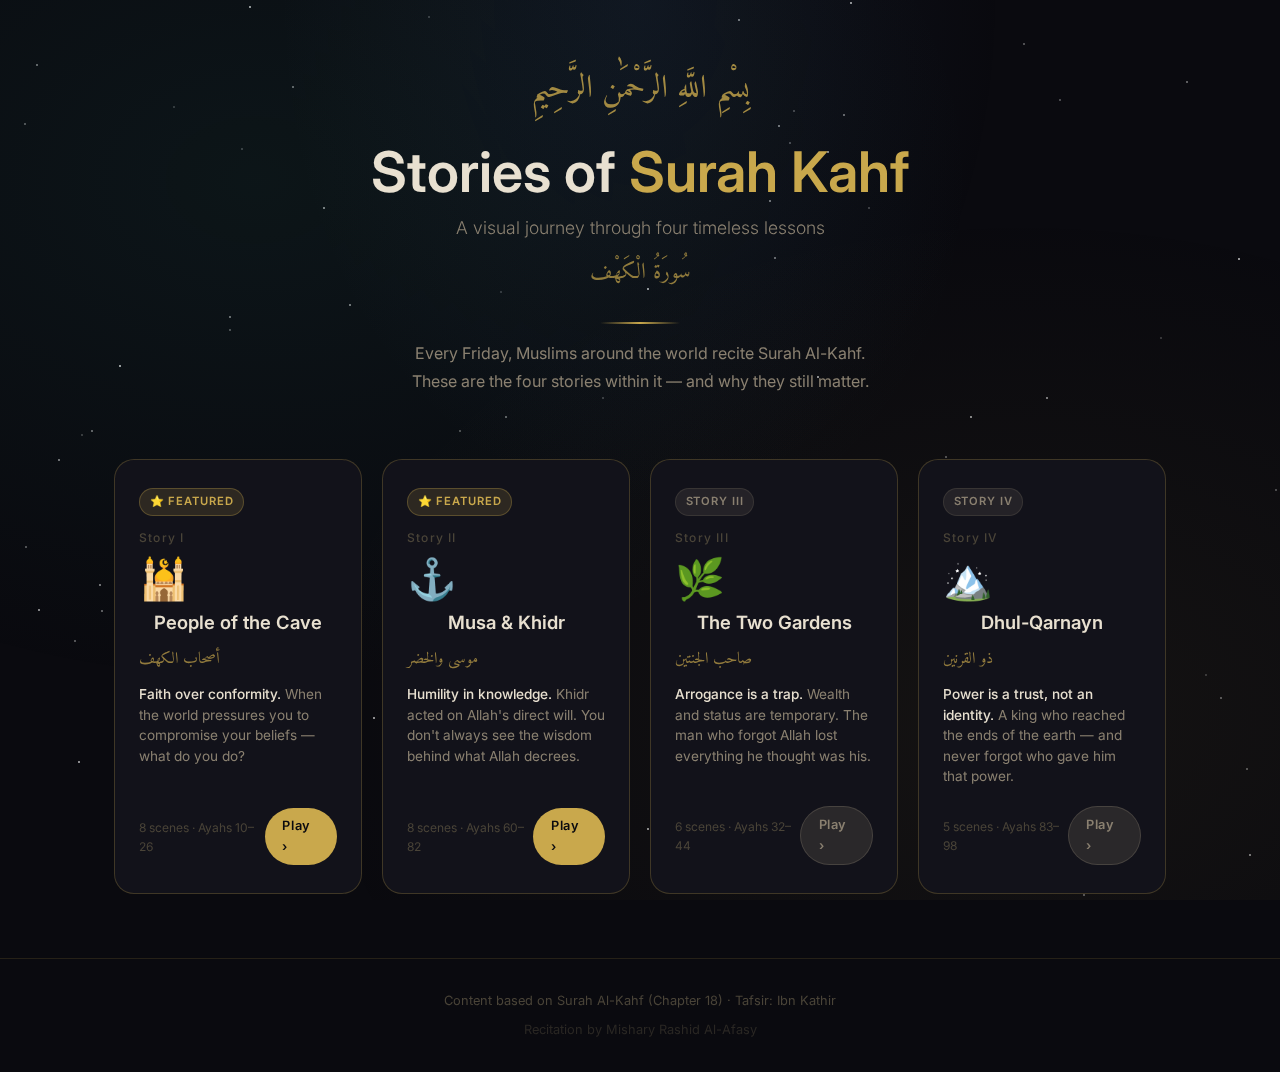
<file: index.html>
<!DOCTYPE html>
<html lang="en" dir="ltr">
<head>
  <meta charset="UTF-8" />
  <meta name="viewport" content="width=device-width, initial-scale=1.0, viewport-fit=cover" />
  <meta name="theme-color" content="#0a0a0f" />
  <title>Stories of Surah Kahf</title>
  <meta name="description" content="A visual journey through the four stories of Surah Al-Kahf." />
  <link rel="stylesheet" href="css/main.css" />
</head>
<body>

<!-- Starfield -->
<div class="stars-bg" id="stars-bg" aria-hidden="true"></div>

<main class="landing">

  <!-- Hero -->
  <header class="hero">
    <div class="hero-bismillah">بِسْمِ اللَّهِ الرَّحْمَٰنِ الرَّحِيمِ</div>
    <h1 class="hero-title">Stories of <span>Surah Kahf</span></h1>
    <p class="hero-subtitle">A visual journey through four timeless lessons</p>
    <div class="hero-arabic">سُورَةُ الْكَهْف</div>
    <div class="hero-divider"></div>
    <p class="hero-intro">
      Every Friday, Muslims around the world recite Surah Al-Kahf.<br>
      These are the four stories within it — and why they still matter.
    </p>
  </header>

  <!-- Story Cards -->
  <section class="stories-section" aria-label="Choose a story">
    <div class="stories-grid">

      <!-- Story 1: People of the Cave -->
      <a class="story-card" data-story="cave" href="game.html?story=cave" aria-label="Play People of the Cave">
        <div class="card-badge featured">⭐ Featured</div>
        <div class="card-number">Story I</div>
        <div class="card-icon">🕌</div>
        <h2 class="card-title">People of the Cave</h2>
        <div class="card-arabic">أصحاب الكهف</div>
        <p class="card-lesson">
          <strong>Faith over conformity.</strong> When the world pressures you to compromise your beliefs — what do you do?
        </p>
        <div class="card-meta">
          <span class="card-scenes">8 scenes · Ayahs 10–26</span>
          <span class="card-play-btn primary">Play ›</span>
        </div>
      </a>

      <!-- Story 2: Musa & Khidr -->
      <a class="story-card" data-story="musa" href="game.html?story=musa" aria-label="Play Musa and Khidr">
        <div class="card-badge featured">⭐ Featured</div>
        <div class="card-number">Story II</div>
        <div class="card-icon">⚓</div>
        <h2 class="card-title">Musa & Khidr</h2>
        <div class="card-arabic">موسى والخضر</div>
        <p class="card-lesson">
          <strong>Humility in knowledge.</strong> Khidr acted on Allah's direct will. You don't always see the wisdom behind what Allah decrees.
        </p>
        <div class="card-meta">
          <span class="card-scenes">8 scenes · Ayahs 60–82</span>
          <span class="card-play-btn primary">Play ›</span>
        </div>
      </a>

      <!-- Story 3: Two Gardens -->
      <a class="story-card" data-story="gardens" href="game.html?story=gardens" aria-label="Play The Two Gardens">
        <div class="card-badge secondary">Story III</div>
        <div class="card-number">Story III</div>
        <div class="card-icon">🌿</div>
        <h2 class="card-title">The Two Gardens</h2>
        <div class="card-arabic">صاحب الجنتين</div>
        <p class="card-lesson">
          <strong>Arrogance is a trap.</strong> Wealth and status are temporary. The man who forgot Allah lost everything he thought was his.
        </p>
        <div class="card-meta">
          <span class="card-scenes">6 scenes · Ayahs 32–44</span>
          <span class="card-play-btn secondary-btn">Play ›</span>
        </div>
      </a>

      <!-- Story 4: Dhul-Qarnayn -->
      <a class="story-card" data-story="dhul" href="game.html?story=dhul" aria-label="Play Dhul-Qarnayn">
        <div class="card-badge secondary">Story IV</div>
        <div class="card-number">Story IV</div>
        <div class="card-icon">🏔️</div>
        <h2 class="card-title">Dhul-Qarnayn</h2>
        <div class="card-arabic">ذو القرنين</div>
        <p class="card-lesson">
          <strong>Power is a trust, not an identity.</strong> A king who reached the ends of the earth — and never forgot who gave him that power.
        </p>
        <div class="card-meta">
          <span class="card-scenes">5 scenes · Ayahs 83–98</span>
          <span class="card-play-btn secondary-btn">Play ›</span>
        </div>
      </a>

    </div>
  </section>

  <!-- Footer -->
  <footer class="landing-footer">
    <p>Content based on Surah Al-Kahf (Chapter 18) · Tafsir: Ibn Kathir</p>
    <p style="margin-top:0.5rem; opacity:0.5;">Recitation by Mishary Rashid Al-Afasy</p>
  </footer>

</main>

<script>
  // Generate starfield
  const starsContainer = document.getElementById('stars-bg');
  for (let i = 0; i < 80; i++) {
    const star = document.createElement('div');
    star.className = 'star';
    star.style.setProperty('--dur',     (2 + Math.random() * 4) + 's');
    star.style.setProperty('--delay',   (Math.random() * 4) + 's');
    star.style.setProperty('--opacity', (0.2 + Math.random() * 0.6).toFixed(2));
    star.style.left = Math.random() * 100 + '%';
    star.style.top  = Math.random() * 100 + '%';
    starsContainer.appendChild(star);
  }
</script>

</body>
</html>
</file>
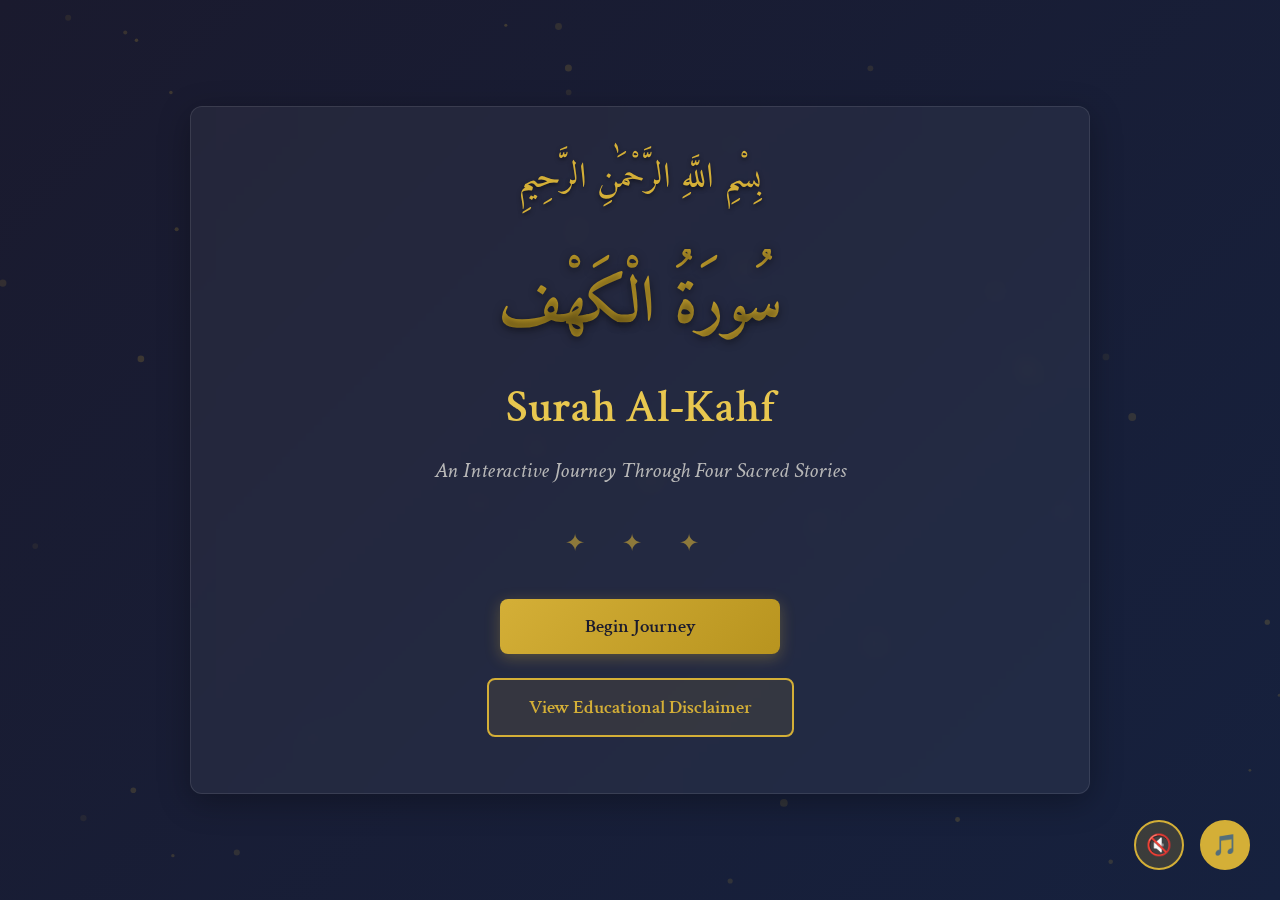
<file: surah-kahf-journey/index.html>
<!DOCTYPE html>
<html lang="en" dir="ltr">
<head>
    <meta charset="UTF-8">
    <meta name="viewport" content="width=device-width, initial-scale=1.0">
    <title>Surah Al-Kahf: Interactive Journey</title>
    <link rel="preconnect" href="https://fonts.googleapis.com">
    <link rel="preconnect" href="https://fonts.gstatic.com" crossorigin>
    <link href="https://fonts.googleapis.com/css2?family=Amiri:wght@400;700&family=Crimson+Text:wght@400;600;700&display=swap" rel="stylesheet">
    <link rel="stylesheet" href="style.css">
</head>
<body>
    <!-- Background canvas for subtle animation -->
    <canvas id="bg-canvas"></canvas>
    
    <!-- Main container -->
    <div id="app">
        <!-- Title Screen -->
        <section id="title-screen" class="screen active">
            <div class="content-wrapper">
                <div class="bismillah">بِسْمِ اللَّهِ الرَّحْمَٰنِ الرَّحِيمِ</div>
                <h1 class="arabic-title">سُورَةُ الْكَهْف</h1>
                <h2 class="english-title">Surah Al-Kahf</h2>
                <p class="subtitle">An Interactive Journey Through Four Sacred Stories</p>
                <div class="divider">✦ ✦ ✦</div>
                <button id="begin-journey" class="primary-btn">Begin Journey</button>
                <button id="view-disclaimer" class="secondary-btn">View Educational Disclaimer</button>
            </div>
        </section>
        
        <!-- Introduction Screen (Verses 1-8) -->
        <section id="introduction-screen" class="screen">
            <div class="content-wrapper quran-text-screen">
                <h2 class="screen-title">Opening of Surah Al-Kahf</h2>
                
                <div class="quran-verse-block">
                    <p class="arabic-text">ٱلْحَمْدُ لِلَّهِ ٱلَّذِىٓ أَنزَلَ عَلَىٰ عَبْدِهِ ٱلْكِتَـٰبَ وَلَمْ يَجْعَل لَّهُۥ عِوَجَا</p>
                    <p class="translation">[All] praise is [due] to Allah, who has sent down upon His Servant [Muhammad] the Book and has not made therein any deviance.</p>
                    <p class="citation">— Surah Al-Kahf 18:1</p>
                </div>
                
                <div class="quran-verse-block">
                    <p class="arabic-text">قَيِّمًۭا لِّيُنذِرَ بَأْسًۭا شَدِيدًۭا مِّن لَّدُنْهُ وَيُبَشِّرَ ٱلْمُؤْمِنِينَ ٱلَّذِينَ يَعْمَلُونَ ٱلصَّـٰلِحَـٰتِ أَنَّ لَهُمْ أَجْرًا حَسَنًۭا</p>
                    <p class="translation">[He has made it] straight, to warn of severe punishment from Him and to give good tidings to the believers who do righteous deeds that they will have a good reward [i.e., Paradise].</p>
                    <p class="citation">— Surah Al-Kahf 18:2</p>
                </div>
                
                <div class="prose-text">
                    <p>Surah Al-Kahf contains four profound stories, each carrying timeless lessons:</p>
                    <ul>
                        <li><strong>The People of the Cave</strong> — Faith and divine protection</li>
                        <li><strong>The Owner of Two Gardens</strong> — Gratitude versus arrogance</li>
                        <li><strong>Musa and Al-Khidr</strong> — Patience and divine knowledge</li>
                        <li><strong>Dhul-Qarnayn</strong> — Just leadership and responsibility</li>
                    </ul>
                    <p style="margin-top: 20px; font-style: italic;">Prophet Muhammad ﷺ said: "Whoever memorizes ten verses from the beginning of Surah Al-Kahf will be protected from the Dajjal."</p>
                </div>
                
                <button class="primary-btn continue-btn" data-next="chapter-select">Continue</button>
            </div>
        </section>
        
        <!-- Chapter Selection -->
        <section id="chapter-select-screen" class="screen">
            <div class="content-wrapper">
                <h2 class="screen-title">Choose Your Chapter</h2>
                <p class="subtitle">Each story carries wisdom. Start from the beginning or choose a chapter.</p>
                
                <div class="chapter-grid">
                    <div class="chapter-card" data-chapter="1">
                        <div class="chapter-number">Chapter 1</div>
                        <h3 class="chapter-title-ar">أَصْحَـٰبُ ٱلْكَهْفِ</h3>
                        <h3 class="chapter-title">The People of the Cave</h3>
                        <p class="chapter-desc">Young believers flee persecution and are granted divine protection through centuries of sleep.</p>
                        <div class="chapter-verses">Verses 18:9-26</div>
                        <div class="chapter-lesson">Lesson: <strong>Faith & Divine Protection</strong></div>
                        <button class="chapter-btn" data-chapter="1">Begin Chapter 1</button>
                    </div>
                    
                    <div class="chapter-card" data-chapter="2">
                        <div class="chapter-number">Chapter 2</div>
                        <h3 class="chapter-title-ar">صَاحِبُ ٱلْجَنَّتَيْنِ</h3>
                        <h3 class="chapter-title">The Two Gardens</h3>
                        <p class="chapter-desc">A wealthy man boasts of his prosperity and forgets his Creator, only to lose everything.</p>
                        <div class="chapter-verses">Verses 18:32-44</div>
                        <div class="chapter-lesson">Lesson: <strong>Gratitude vs. Arrogance</strong></div>
                        <button class="chapter-btn" data-chapter="2">Begin Chapter 2</button>
                    </div>
                    
                    <div class="chapter-card" data-chapter="3">
                        <div class="chapter-number">Chapter 3</div>
                        <h3 class="chapter-title-ar">مُوسَىٰ وَٱلْخَضِرُ</h3>
                        <h3 class="chapter-title">Musa & Al-Khidr</h3>
                        <p class="chapter-desc">Prophet Musa seeks knowledge from Al-Khidr and learns the limits of human understanding.</p>
                        <div class="chapter-verses">Verses 18:60-82</div>
                        <div class="chapter-lesson">Lesson: <strong>Patience & Divine Knowledge</strong></div>
                        <button class="chapter-btn" data-chapter="3">Begin Chapter 3</button>
                    </div>
                    
                    <div class="chapter-card" data-chapter="4">
                        <div class="chapter-number">Chapter 4</div>
                        <h3 class="chapter-title-ar">ذُو ٱلْقَرْنَيْنِ</h3>
                        <h3 class="chapter-title">Dhul-Qarnayn</h3>
                        <p class="chapter-desc">A righteous king travels the world, establishes justice, and protects the weak from Gog and Magog.</p>
                        <div class="chapter-verses">Verses 18:83-98</div>
                        <div class="chapter-lesson">Lesson: <strong>Just Leadership</strong></div>
                        <button class="chapter-btn" data-chapter="4">Begin Chapter 4</button>
                    </div>
                </div>
                
                <div class="wisdom-tracker">
                    <div class="tracker-label">Journey Progress</div>
                    <div class="tracker-bars">
                        <div class="tracker-item">
                            <span>Chapter 1</span>
                            <div class="tracker-bar"><div class="tracker-fill" id="progress-1"></div></div>
                        </div>
                        <div class="tracker-item">
                            <span>Chapter 2</span>
                            <div class="tracker-bar"><div class="tracker-fill" id="progress-2"></div></div>
                        </div>
                        <div class="tracker-item">
                            <span>Chapter 3</span>
                            <div class="tracker-bar"><div class="tracker-fill" id="progress-3"></div></div>
                        </div>
                        <div class="tracker-item">
                            <span>Chapter 4</span>
                            <div class="tracker-bar"><div class="tracker-fill" id="progress-4"></div></div>
                        </div>
                    </div>
                </div>
            </div>
        </section>
        
        <!-- Conclusion Screen -->
        <section id="conclusion-screen" class="screen">
            <div class="content-wrapper quran-text-screen">
                <h2 class="screen-title">Conclusion of Surah Al-Kahf</h2>
                
                <div class="quran-verse-block">
                    <p class="arabic-text">قُلْ إِنَّمَآ أَنَا۠ بَشَرٌۭ مِّثْلُكُمْ يُوحَىٰٓ إِلَىَّ أَنَّمَآ إِلَـٰهُكُمْ إِلَـٰهٌۭ وَٰحِدٌۭ ۖ فَمَن كَانَ يَرْجُوا۟ لِقَآءَ رَبِّهِۦ فَلْيَعْمَلْ عَمَلًۭا صَـٰلِحًۭا وَلَا يُشْرِكْ بِعِبَادَةِ رَبِّهِۦٓ أَحَدًۢا</p>
                    <p class="translation">Say, "I am only a man like you, to whom has been revealed that your god is one God. So whoever would hope for the meeting with his Lord - let him do righteous work and not associate in the worship of his Lord anyone."</p>
                    <p class="citation">— Surah Al-Kahf 18:110</p>
                </div>
                
                <div class="prose-text">
                    <h3>Lessons From Surah Al-Kahf</h3>
                    <ul>
                        <li><strong>Faith withstands all trials</strong> — The cave sleepers chose truth over comfort</li>
                        <li><strong>Wealth without gratitude is ruin</strong> — The garden owner forgot his Creator</li>
                        <li><strong>Divine wisdom surpasses human reason</strong> — Musa learned patience through Al-Khidr</li>
                        <li><strong>Power demands justice</strong> — Dhul-Qarnayn protected the weak</li>
                    </ul>
                    
                    <p style="margin-top: 25px; font-style: italic;">"Whoever reads Surah Al-Kahf on Friday, light will shine for him between the two Fridays." — Prophet Muhammad ﷺ</p>
                </div>
                
                <div class="final-encouragement">
                    <h3>Continue Your Journey</h3>
                    <p>This interactive experience is a humble introduction. The true depth lies in the Quran itself.</p>
                    <p>Read Surah Al-Kahf every Friday. Reflect on its wisdom. Share it with others.</p>
                </div>
                
                <div class="button-group">
                    <button class="primary-btn" onclick="window.location.href='index.html';">Return to Start</button>
                    <button class="secondary-btn" onclick="window.open('https://quran.com/18', '_blank');">Read Full Surah</button>
                </div>
            </div>
        </section>
    </div>
    
    <!-- Audio Manager (hidden) -->
    <div id="audio-controls" class="audio-controls">
        <button id="toggle-recitation" class="audio-btn" title="Toggle Quran Recitation">
            <span class="icon">🔊</span>
        </button>
        <button id="toggle-ambience" class="audio-btn" title="Toggle Ambient Sounds">
            <span class="icon">🎵</span>
        </button>
    </div>
    
    <!-- Scripts -->
    <script src="shared/audio-manager.js"></script>
    <script src="launcher.js"></script>
</body>
</html>
</file>
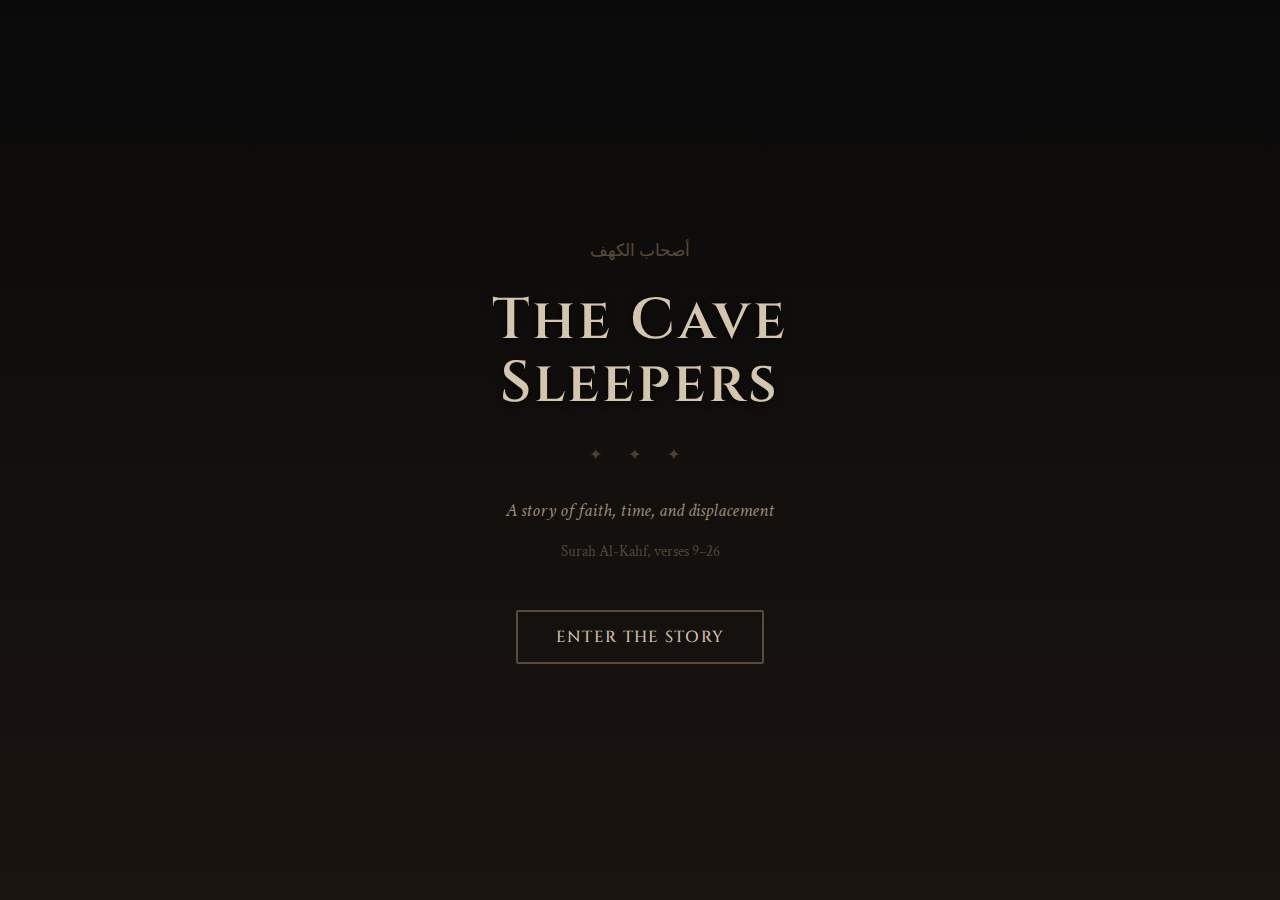
<file: prototypes/cave-sleepers/index.html>
<!DOCTYPE html>
<html lang="en">
<head>
    <meta charset="UTF-8">
    <meta name="viewport" content="width=device-width, initial-scale=1.0">
    <title>The Cave Sleepers</title>
    <link rel="preconnect" href="https://fonts.googleapis.com">
    <link rel="preconnect" href="https://fonts.gstatic.com" crossorigin>
    <link href="https://fonts.googleapis.com/css2?family=Cinzel:wght@400;600&family=Crimson+Text:ital,wght@0,400;0,600;1,400&display=swap" rel="stylesheet">
    <link rel="stylesheet" href="style.css">
</head>
<body>

    <!-- ── Title Screen ─────────────────────────────────────── -->
    <div id="title-screen">
        <div class="title-content">
            <p class="title-arabic">أصحاب الكهف</p>
            <h1 class="title-main">The Cave Sleepers</h1>
            <div class="title-divider">✦ ✦ ✦</div>
            <p class="title-subtitle">A story of faith, time, and displacement</p>
            <p class="title-note">Surah Al-Kahf, verses 9–26</p>
            <button class="begin-btn" id="begin-btn">Enter the Story</button>
        </div>
    </div>

    <!-- ── Game ─────────────────────────────────────────────── -->
    <div id="game-wrapper">
        <div class="game-container">

            <header class="game-header">
                <div class="trust-display" id="trust-display" aria-label="Companions' bond">
                    <span class="trust-orb" id="trust-orb-1"></span>
                    <span class="trust-orb" id="trust-orb-2"></span>
                    <span class="trust-orb" id="trust-orb-3"></span>
                </div>
            </header>

            <main>
                <div id="text-display"></div>
                <div id="choices"></div>
                <button id="restart-btn">Begin Again</button>
            </main>

        </div>
    </div>

    <script src="game-data.js"></script>
    <script src="engine.js"></script>

    <script>
        // ── Trust Orb Mechanic ──────────────────────────────────
        // Orbs represent the bond with your companions
        // Fearful/isolating choices dim the orbs

        const _originalUpdateTrust = GameEngine.prototype.updateTrustDisplay;

        GameEngine.prototype.updateTrustDisplay = function () {
            _originalUpdateTrust.call(this);
            _updateTrustOrbs(this.data.companionsTrust);
        };

        const _originalRestart = GameEngine.prototype.restart;

        GameEngine.prototype.restart = function () {
            _originalRestart.call(this);
            _updateTrustOrbs(this.data.companionsTrust);
        };

        function _updateTrustOrbs(trust) {
            const orbs = document.querySelectorAll('.trust-orb');
            orbs.forEach((orb, i) => {
                const orbNumber = i + 1;
                orb.classList.toggle('faded', orbNumber > trust);
            });
        }

        // ── Scene Fade Transitions ──────────────────────────────

        const _originalLoad = GameEngine.prototype.loadScene;

        GameEngine.prototype.loadScene = function (sceneId) {
            const wrapper = document.getElementById('game-wrapper');

            const textDisplay = document.getElementById('text-display');
            if (textDisplay && textDisplay.children.length > 0) {
                wrapper.classList.add('scene-fade-out');
                setTimeout(() => {
                    wrapper.classList.remove('scene-fade-out');
                    _originalLoad.call(this, sceneId);
                    wrapper.classList.add('scene-fade-in');
                    setTimeout(() => wrapper.classList.remove('scene-fade-in'), 450);
                }, 350);
            } else {
                _originalLoad.call(this, sceneId);
            }
        };

        // ── Title Screen ────────────────────────────────────────

        document.addEventListener('DOMContentLoaded', () => {
            const titleScreen = document.getElementById('title-screen');
            const beginBtn = document.getElementById('begin-btn');

            if (beginBtn && titleScreen) {
                beginBtn.addEventListener('click', () => {
                    titleScreen.classList.add('fade-out');
                    setTimeout(() => {
                        titleScreen.style.display = 'none';
                    }, 700);
                });
            }
        });
    </script>

</body>
</html>
</file>
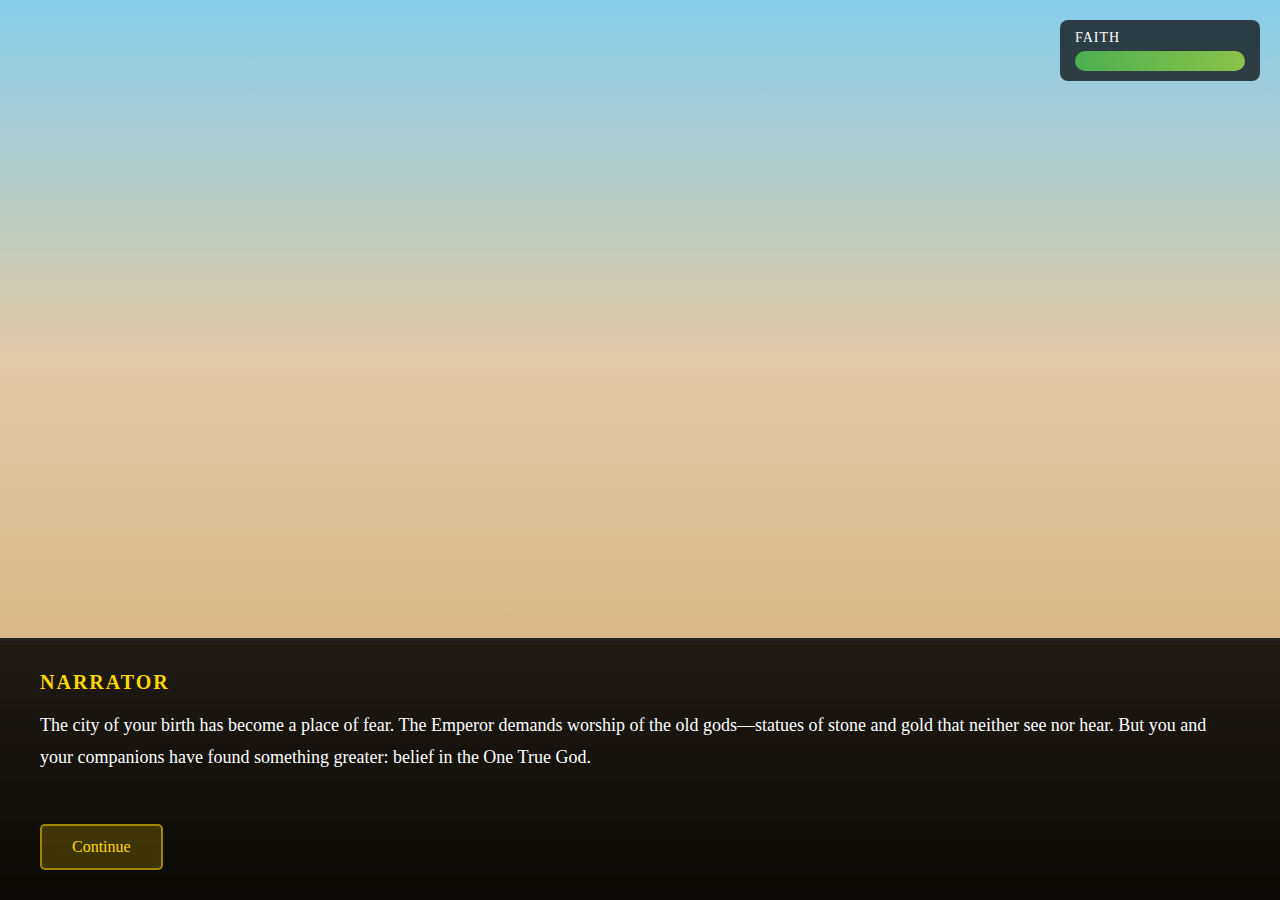
<file: prototypes/cave-vn/index.html>
<!DOCTYPE html>
<html lang="en">
<head>
    <meta charset="UTF-8">
    <meta name="viewport" content="width=device-width, initial-scale=1.0">
    <title>Cave Sleepers - Visual Novel</title>
    <link rel="stylesheet" href="style.css">
</head>
<body>
    <div id="game-container">
        <!-- Background layers -->
        <div id="bg-layer" class="scene-bg city-day"></div>
        <div id="overlay-layer"></div>
        
        <!-- UI Elements -->
        <div id="ui-container">
            <!-- Faith meter -->
            <div id="faith-bar-container">
                <div class="meter-label">Faith</div>
                <div id="faith-bar">
                    <div id="faith-fill"></div>
                </div>
            </div>
            
            <!-- Time pressure indicator (shown when active) -->
            <div id="time-container" class="hidden">
                <div class="meter-label">Time Remaining</div>
                <div id="time-bar">
                    <div id="time-fill"></div>
                </div>
            </div>
        </div>
        
        <!-- Character portraits -->
        <div id="characters-container"></div>
        
        <!-- Dialogue box -->
        <div id="dialogue-container">
            <div id="speaker-name"></div>
            <div id="dialogue-text"></div>
            <div id="choices-container"></div>
            <button id="continue-btn" class="hidden">Continue</button>
        </div>
    </div>
    
    <script src="engine.js"></script>
    <script src="story.js"></script>
</body>
</html>
</file>
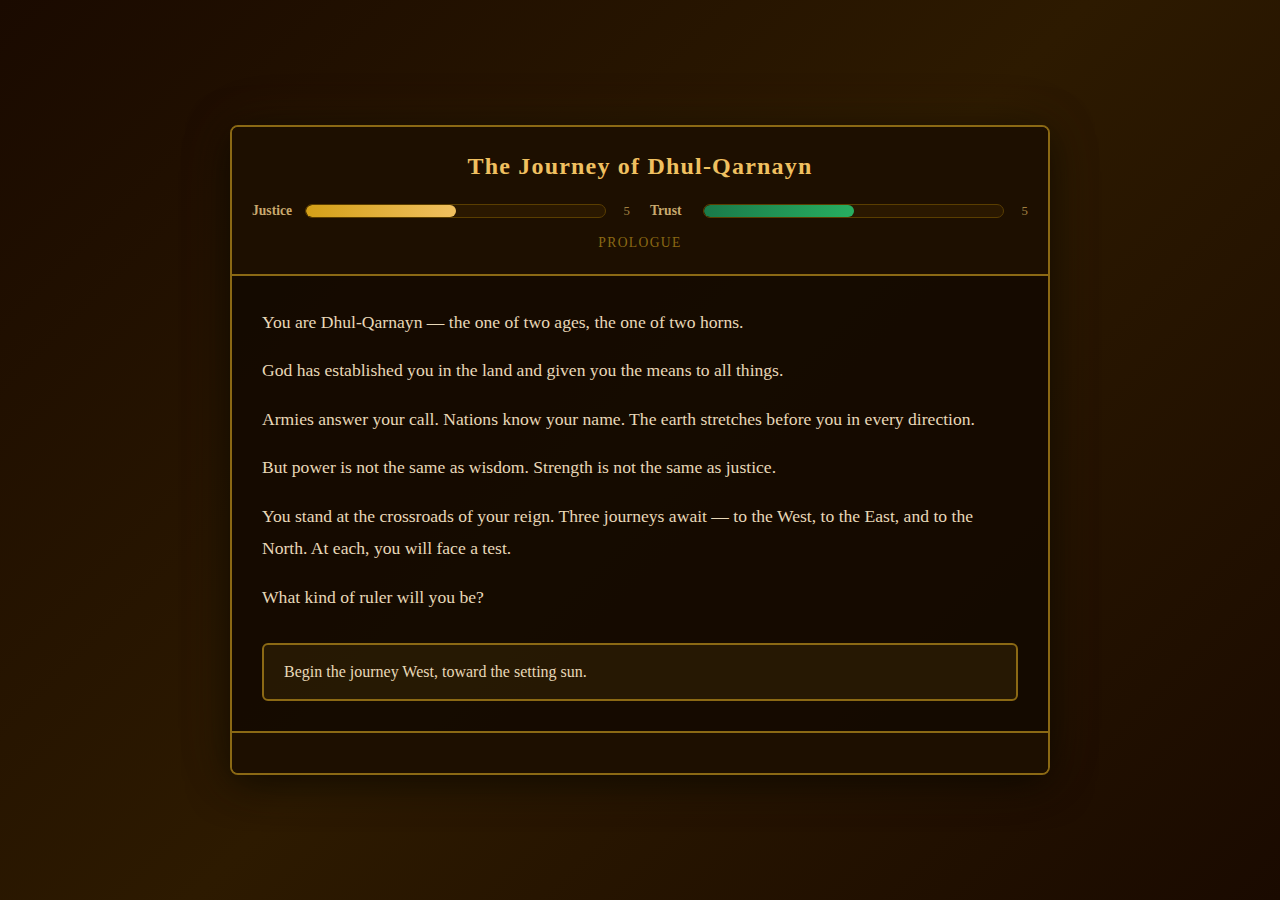
<file: prototypes/dhul-qarnayn/index.html>
<!DOCTYPE html>
<html lang="en">
<head>
    <meta charset="UTF-8">
    <meta name="viewport" content="width=device-width, initial-scale=1.0">
    <title>The Journey of Dhul-Qarnayn</title>
    <link rel="stylesheet" href="style.css">
</head>
<body>
    <div id="game-container">
        <header>
            <h1>The Journey of Dhul-Qarnayn</h1>
            <div id="stats-display">
                <div class="stat">
                    <span class="stat-label">Justice</span>
                    <div class="stat-bar">
                        <div id="justice-fill" class="stat-fill justice"></div>
                    </div>
                    <span id="justice-value">5</span>
                </div>
                <div class="stat">
                    <span class="stat-label">Trust</span>
                    <div class="stat-bar">
                        <div id="trust-fill" class="stat-fill trust"></div>
                    </div>
                    <span id="trust-value">5</span>
                </div>
            </div>
            <div id="act-display">Act I — The Western Realm</div>
        </header>

        <main id="content">
            <div id="text-display"></div>
            <div id="choices"></div>
        </main>

        <footer>
            <button id="restart-btn" style="display:none;">Begin Again</button>
        </footer>
    </div>

    <script src="game-data.js"></script>
    <script src="engine.js"></script>
</body>
</html>
</file>
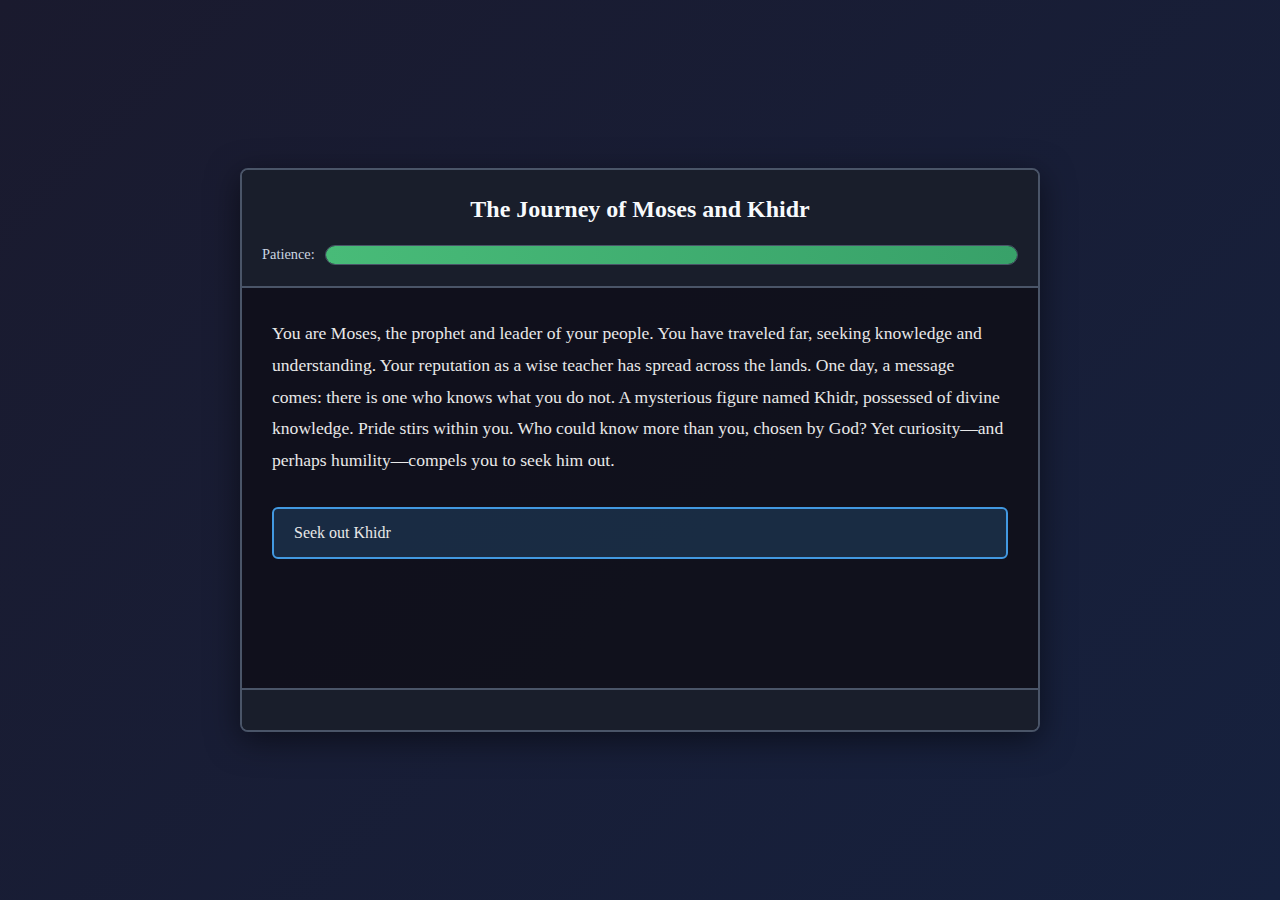
<file: prototypes/moses-if/index.html>
<!DOCTYPE html>
<html lang="en">
<head>
    <meta charset="UTF-8">
    <meta name="viewport" content="width=device-width, initial-scale=1.0">
    <title>The Journey of Moses and Khidr</title>
    <link rel="stylesheet" href="style.css">
</head>
<body>
    <div id="game-container">
        <header>
            <h1>The Journey of Moses and Khidr</h1>
            <div id="patience-display">
                <span>Patience: </span>
                <div id="patience-bar">
                    <div id="patience-fill"></div>
                </div>
            </div>
        </header>
        
        <main id="content">
            <div id="text-display"></div>
            <div id="choices"></div>
        </main>
        
        <footer>
            <button id="restart-btn" style="display:none;">Restart Journey</button>
        </footer>
    </div>
    
    <script src="game-data.js"></script>
    <script src="engine.js"></script>
</body>
</html>
</file>
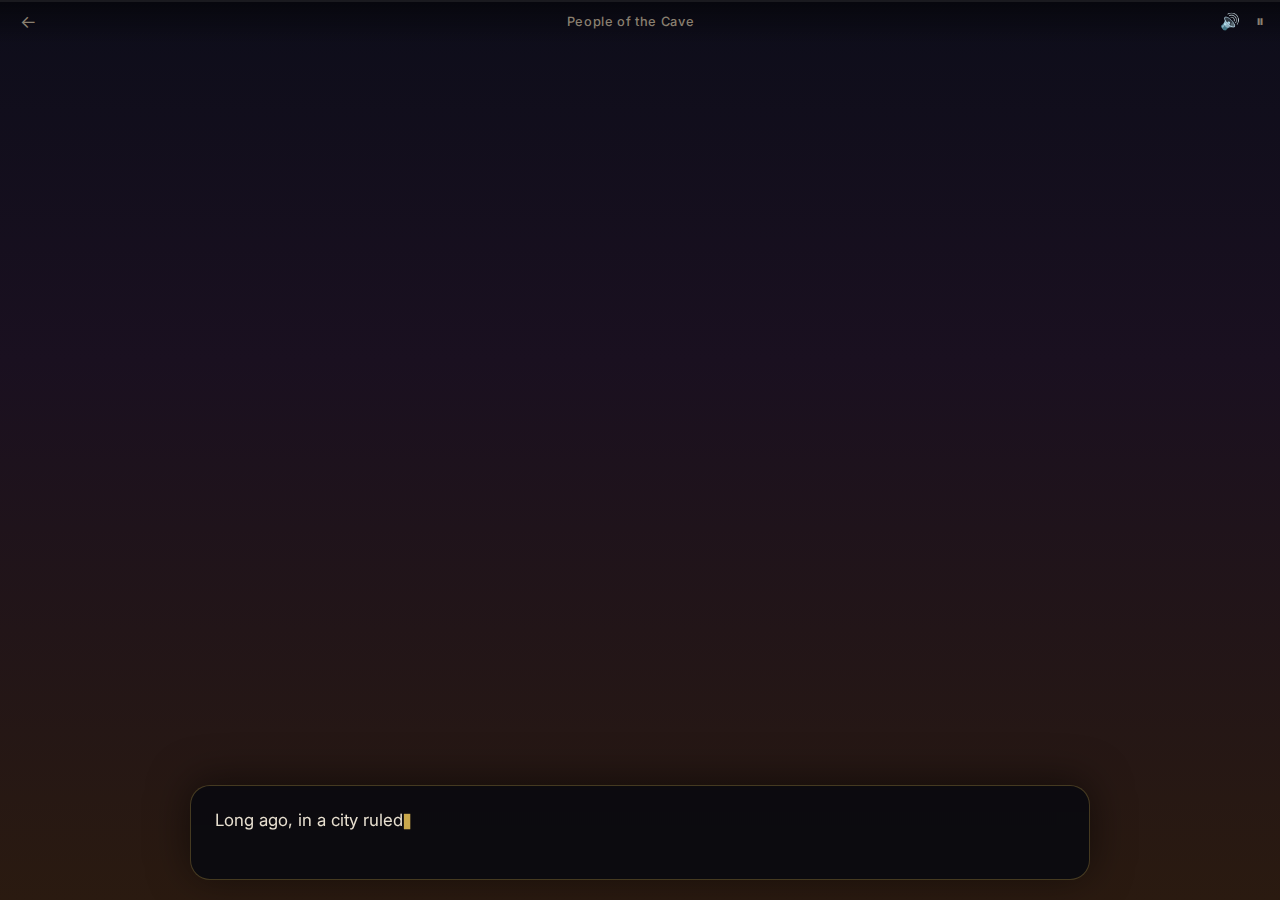
<file: game.html>
<!DOCTYPE html>
<html lang="en" dir="ltr">
<head>
  <meta charset="UTF-8" />
  <meta name="viewport" content="width=device-width, initial-scale=1.0, viewport-fit=cover" />
  <meta name="theme-color" content="#000000" />
  <title>Surah Kahf — Visual Novel</title>
  <link rel="stylesheet" href="css/main.css" />
  <link rel="stylesheet" href="css/game.css" />
  <link rel="stylesheet" href="css/animations.css" />
</head>
<body style="background:#000; overflow:hidden;">

<div id="game-container">

  <!-- Scene Layer -->
  <div id="scene-layer">
    <div id="scene-bg"></div>
  </div>

  <!-- Transition Overlay -->
  <div id="transition-overlay"></div>

  <!-- Animation Layer (boat, cave-close, etc.) -->
  <div id="animation-layer"></div>

  <!-- Characters Layer -->
  <div id="characters-layer"></div>

  <!-- HUD -->
  <div id="hud">
    <a href="index.html" class="hud-back" aria-label="Back to stories">←</a>
    <span id="hud-story-title"></span>
    <button id="hud-mute" aria-label="Toggle mute">🔊</button>
    <button id="hud-pause" aria-label="Pause">⏸</button>
  </div>

  <!-- Progress Bar -->
  <div id="progress-bar-track"><div id="progress-bar"></div></div>

  <!-- Dialogue Layer -->
  <div id="dialogue-layer">
    <div id="dialogue-box">
      <div id="speaker-name"></div>
      <div id="dialogue-text"></div>
      <div id="advance-indicator">▼</div>
    </div>
  </div>

  <!-- Verse Display (full-screen overlay) -->
  <div id="verse-display"></div>

  <!-- Choices Layer -->
  <div id="choices-layer">
    <div class="choices-container"></div>
  </div>

  <!-- Pause Menu -->
  <div id="pause-menu">
    <div class="pause-card">
      <h2>Paused</h2>
      <button id="pause-resume">Resume</button>
      <button id="pause-restart">Restart Story</button>
      <a href="index.html" id="pause-home">Back to Stories</a>
    </div>
  </div>

  <!-- Toast -->
  <div id="toast"></div>

  <!-- Story Complete Screen -->
  <div id="story-complete">
    <div class="complete-card">
      <div class="complete-icon">✦</div>
      <h2 class="complete-title">Story Complete</h2>
      <p class="complete-lesson" id="complete-lesson-text"></p>
      <div class="complete-actions">
        <a href="index.html" class="complete-btn primary">All Stories</a>
        <button class="complete-btn secondary" id="complete-restart">Play Again</button>
      </div>
    </div>
  </div>

</div>

<!-- Scripts -->
<script src="js/audio.js"></script>
<script src="js/animations.js"></script>
<script src="js/engine.js"></script>
<script src="js/story-cave.js"></script>
<script src="js/story-musa.js"></script>
<script src="js/story-gardens.js"></script>
<script src="js/story-dhul.js"></script>

<script>
  // Determine which story to load from URL param
  const params   = new URLSearchParams(window.location.search);
  const storyKey = params.get('story') || 'cave';

  const storyMap = {
    cave:    typeof StoryCave    !== 'undefined' ? StoryCave    : null,
    musa:    typeof StoryMusa    !== 'undefined' ? StoryMusa    : null,
    gardens: typeof StoryGardens !== 'undefined' ? StoryGardens : null,
    dhul:    typeof StoryDhul    !== 'undefined' ? StoryDhul    : null,
  };

  const storyData = storyMap[storyKey];

  if (!storyData) {
    document.body.innerHTML = '<p style="color:white;padding:2rem;">Story not found. <a href="index.html" style="color:#c9a84c;">Go back</a></p>';
  } else {
    // Init engine
    VNEngine.init('game-container');
    VNEngine.loadStory(storyData);

    // Preload audio
    if (storyData.preloadAyahs) {
      AudioManager.preloadStoryVerses(storyData.preloadAyahs);
    }

    // Story complete handler
    VNEngine.onComplete(() => {
      const el = document.getElementById('story-complete');
      const lessonEl = document.getElementById('complete-lesson-text');
      if (lessonEl) lessonEl.textContent = storyData.lesson || '';
      if (el) el.classList.add('active');
    });

    // Restart button
    document.getElementById('complete-restart')?.addEventListener('click', () => {
      document.getElementById('story-complete').classList.remove('active');
      VNEngine.restart();
    });

    // Start
    VNEngine.start();
  }
</script>

</body>
</html>
</file>
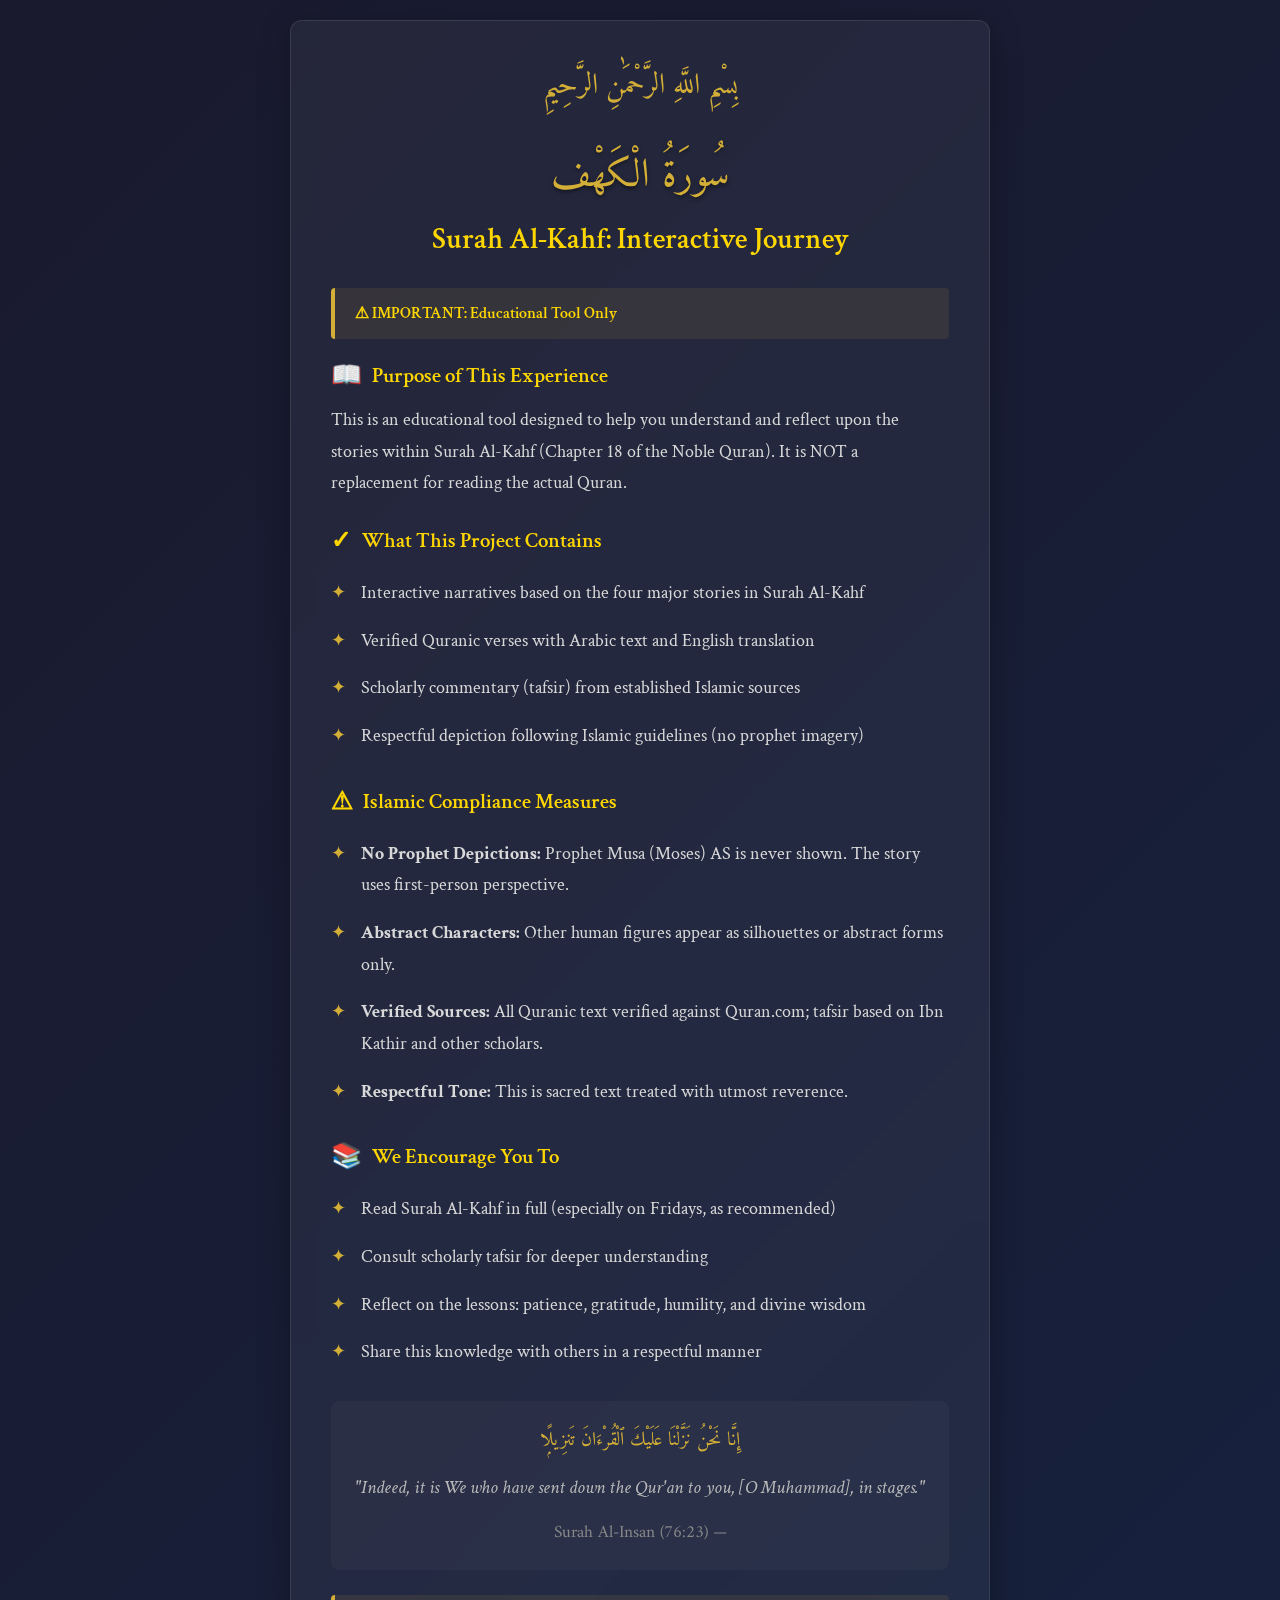
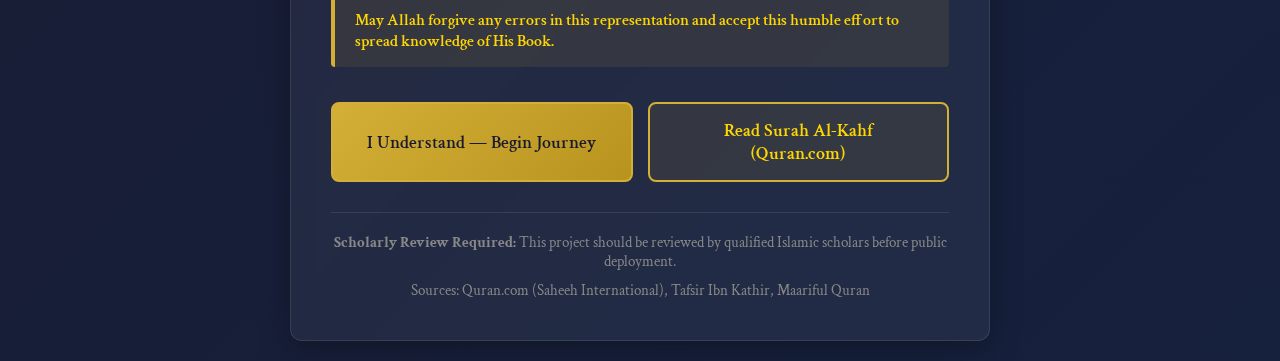
<file: surah-kahf-journey/disclaimer.html>
<!DOCTYPE html>
<html lang="en" dir="ltr">
<head>
    <meta charset="UTF-8">
    <meta name="viewport" content="width=device-width, initial-scale=1.0">
    <title>Islamic Educational Disclaimer</title>
    <link rel="preconnect" href="https://fonts.googleapis.com">
    <link rel="preconnect" href="https://fonts.gstatic.com" crossorigin>
    <link href="https://fonts.googleapis.com/css2?family=Amiri:wght@400;700&family=Crimson+Text:wght@400;600&display=swap" rel="stylesheet">
    <style>
        * {
            margin: 0;
            padding: 0;
            box-sizing: border-box;
        }
        
        body {
            font-family: 'Crimson Text', serif;
            background: linear-gradient(135deg, #1a1a2e 0%, #16213e 100%);
            color: #e8e8e8;
            min-height: 100vh;
            display: flex;
            align-items: center;
            justify-content: center;
            padding: 20px;
        }
        
        .disclaimer-container {
            max-width: 700px;
            background: rgba(255, 255, 255, 0.05);
            border: 1px solid rgba(255, 255, 255, 0.1);
            border-radius: 12px;
            padding: 40px;
            backdrop-filter: blur(10px);
            box-shadow: 0 8px 32px rgba(0, 0, 0, 0.3);
        }
        
        .arabic-title {
            font-family: 'Amiri', serif;
            font-size: 2.5em;
            text-align: center;
            color: #d4af37;
            margin-bottom: 10px;
            text-shadow: 0 2px 4px rgba(0, 0, 0, 0.5);
        }
        
        h1 {
            text-align: center;
            color: #ffd700;
            font-size: 1.8em;
            margin-bottom: 30px;
            font-weight: 600;
        }
        
        .bismillah {
            font-family: 'Amiri', serif;
            font-size: 1.8em;
            text-align: center;
            color: #d4af37;
            margin-bottom: 30px;
            direction: rtl;
        }
        
        .section {
            margin-bottom: 25px;
        }
        
        .section-title {
            color: #ffd700;
            font-size: 1.3em;
            margin-bottom: 12px;
            font-weight: 600;
            display: flex;
            align-items: center;
            gap: 10px;
        }
        
        .icon {
            font-size: 1.2em;
        }
        
        .section p, .section ul {
            line-height: 1.8;
            font-size: 1.1em;
            color: #d8d8d8;
        }
        
        ul {
            list-style: none;
            padding-left: 0;
        }
        
        li {
            padding: 8px 0;
            padding-left: 30px;
            position: relative;
        }
        
        li:before {
            content: "✦";
            position: absolute;
            left: 0;
            color: #d4af37;
        }
        
        .warning-box {
            background: rgba(212, 175, 55, 0.1);
            border-left: 4px solid #d4af37;
            padding: 15px 20px;
            margin: 20px 0;
            border-radius: 4px;
        }
        
        .warning-box p {
            color: #ffd700;
            font-weight: 600;
        }
        
        .quran-verse {
            font-family: 'Amiri', serif;
            font-size: 1.2em;
            text-align: center;
            color: #d4af37;
            margin: 25px 0;
            padding: 20px;
            background: rgba(255, 255, 255, 0.03);
            border-radius: 8px;
            direction: rtl;
            line-height: 2;
        }
        
        .translation {
            font-family: 'Crimson Text', serif;
            font-size: 1em;
            text-align: center;
            color: #b8b8b8;
            font-style: italic;
            margin-top: 10px;
            direction: ltr;
        }
        
        .citation {
            text-align: center;
            color: #888;
            font-size: 0.9em;
            margin-top: 8px;
        }
        
        .button-container {
            display: flex;
            gap: 15px;
            margin-top: 35px;
            flex-wrap: wrap;
        }
        
        button {
            flex: 1;
            min-width: 200px;
            padding: 15px 30px;
            font-size: 1.1em;
            font-family: 'Crimson Text', serif;
            font-weight: 600;
            border: 2px solid #d4af37;
            background: rgba(212, 175, 55, 0.1);
            color: #ffd700;
            border-radius: 8px;
            cursor: pointer;
            transition: all 0.3s ease;
        }
        
        button:hover {
            background: rgba(212, 175, 55, 0.2);
            transform: translateY(-2px);
            box-shadow: 0 4px 12px rgba(212, 175, 55, 0.3);
        }
        
        button.primary {
            background: linear-gradient(135deg, #d4af37 0%, #b8941f 100%);
            color: #1a1a2e;
        }
        
        button.primary:hover {
            background: linear-gradient(135deg, #e8c74f 0%, #d4af37 100%);
            box-shadow: 0 6px 20px rgba(212, 175, 55, 0.5);
        }
        
        .footer {
            margin-top: 30px;
            padding-top: 20px;
            border-top: 1px solid rgba(255, 255, 255, 0.1);
            text-align: center;
            color: #888;
            font-size: 0.95em;
        }
        
        @media (max-width: 768px) {
            .disclaimer-container {
                padding: 25px;
            }
            
            .arabic-title {
                font-size: 2em;
            }
            
            h1 {
                font-size: 1.4em;
            }
            
            .button-container {
                flex-direction: column;
            }
            
            button {
                min-width: 100%;
            }
        }
    </style>
</head>
<body>
    <div class="disclaimer-container">
        <div class="bismillah">بِسْمِ اللَّهِ الرَّحْمَٰنِ الرَّحِيمِ</div>
        
        <div class="arabic-title">سُورَةُ الْكَهْف</div>
        <h1>Surah Al-Kahf: Interactive Journey</h1>
        
        <div class="warning-box">
            <p>⚠ IMPORTANT: Educational Tool Only</p>
        </div>
        
        <div class="section">
            <div class="section-title">
                <span class="icon">📖</span>
                <span>Purpose of This Experience</span>
            </div>
            <p>This is an educational tool designed to help you understand and reflect upon the stories within Surah Al-Kahf (Chapter 18 of the Noble Quran). It is NOT a replacement for reading the actual Quran.</p>
        </div>
        
        <div class="section">
            <div class="section-title">
                <span class="icon">✓</span>
                <span>What This Project Contains</span>
            </div>
            <ul>
                <li>Interactive narratives based on the four major stories in Surah Al-Kahf</li>
                <li>Verified Quranic verses with Arabic text and English translation</li>
                <li>Scholarly commentary (tafsir) from established Islamic sources</li>
                <li>Respectful depiction following Islamic guidelines (no prophet imagery)</li>
            </ul>
        </div>
        
        <div class="section">
            <div class="section-title">
                <span class="icon">⚠</span>
                <span>Islamic Compliance Measures</span>
            </div>
            <ul>
                <li><strong>No Prophet Depictions:</strong> Prophet Musa (Moses) AS is never shown. The story uses first-person perspective.</li>
                <li><strong>Abstract Characters:</strong> Other human figures appear as silhouettes or abstract forms only.</li>
                <li><strong>Verified Sources:</strong> All Quranic text verified against Quran.com; tafsir based on Ibn Kathir and other scholars.</li>
                <li><strong>Respectful Tone:</strong> This is sacred text treated with utmost reverence.</li>
            </ul>
        </div>
        
        <div class="section">
            <div class="section-title">
                <span class="icon">📚</span>
                <span>We Encourage You To</span>
            </div>
            <ul>
                <li>Read Surah Al-Kahf in full (especially on Fridays, as recommended)</li>
                <li>Consult scholarly tafsir for deeper understanding</li>
                <li>Reflect on the lessons: patience, gratitude, humility, and divine wisdom</li>
                <li>Share this knowledge with others in a respectful manner</li>
            </ul>
        </div>
        
        <div class="quran-verse">
            إِنَّا نَحْنُ نَزَّلْنَا عَلَيْكَ ٱلْقُرْءَانَ تَنزِيلًۭا
            <div class="translation">
                "Indeed, it is We who have sent down the Qur'an to you, [O Muhammad], in stages."
            </div>
            <div class="citation">— Surah Al-Insan (76:23)</div>
        </div>
        
        <div class="warning-box">
            <p>May Allah forgive any errors in this representation and accept this humble effort to spread knowledge of His Book.</p>
        </div>
        
        <div class="button-container">
            <button onclick="window.location.href='index.html';" class="primary">
                I Understand — Begin Journey
            </button>
            <button onclick="window.open('https://quran.com/18', '_blank');">
                Read Surah Al-Kahf (Quran.com)
            </button>
        </div>
        
        <div class="footer">
            <p><strong>Scholarly Review Required:</strong> This project should be reviewed by qualified Islamic scholars before public deployment.</p>
            <p style="margin-top: 10px;">Sources: Quran.com (Saheeh International), Tafsir Ibn Kathir, Maariful Quran</p>
        </div>
    </div>
</body>
</html>
</file>
<file: css/main.css>
/* ============================================================
   SURAH KAHF VISUAL NOVEL — main.css
   Global styles, design tokens, landing page
   ============================================================ */

@import url('https://fonts.googleapis.com/css2?family=Amiri:ital,wght@0,400;0,700;1,400&family=Inter:wght@300;400;500;600&display=swap');

/* ── Design Tokens ─────────────────────────────────────────── */
:root {
  --bg-dark:        #0a0a0f;
  --bg-card:        #12121a;
  --bg-card-hover:  #1a1a26;
  --accent-gold:    #c9a84c;
  --accent-gold-dim:#8a6e2a;
  --accent-teal:    #2a9d8f;
  --accent-teal-dim:#1a6b60;
  --accent-cave:    #4a6fa5;
  --accent-musa:    #2a9d8f;
  --accent-garden:  #6a994e;
  --accent-dhul:    #9b2335;
  --text-primary:   #e8e0d0;
  --text-secondary: #8a8070;
  --text-muted:     #4a4438;
  --border-subtle:  rgba(201,168,76,0.15);
  --border-card:    rgba(201,168,76,0.25);
  --font-arabic:    'Amiri', serif;
  --font-ui:        'Inter', sans-serif;
  --radius-sm:      6px;
  --radius-md:      12px;
  --radius-lg:      20px;
  --shadow-card:    0 4px 24px rgba(0,0,0,0.6);
  --shadow-glow:    0 0 40px rgba(201,168,76,0.15);
  --transition:     0.3s cubic-bezier(0.4,0,0.2,1);
}

/* ── Reset ─────────────────────────────────────────────────── */
*, *::before, *::after {
  box-sizing: border-box;
  margin: 0;
  padding: 0;
}

html {
  font-size: 16px;
  scroll-behavior: smooth;
  -webkit-text-size-adjust: 100%;
}

body {
  font-family: var(--font-ui);
  background: var(--bg-dark);
  color: var(--text-primary);
  min-height: 100vh;
  overflow-x: hidden;
  line-height: 1.6;
}

/* ── Landing Page ───────────────────────────────────────────── */
.landing {
  min-height: 100vh;
  display: flex;
  flex-direction: column;
  position: relative;
}

/* Starfield background */
.landing::before {
  content: '';
  position: fixed;
  inset: 0;
  background:
    radial-gradient(ellipse at 20% 20%, rgba(42,157,143,0.08) 0%, transparent 50%),
    radial-gradient(ellipse at 80% 80%, rgba(201,168,76,0.06) 0%, transparent 50%),
    radial-gradient(ellipse at 50% 0%, rgba(74,111,165,0.1) 0%, transparent 40%);
  pointer-events: none;
  z-index: 0;
}

/* ── Hero Section ───────────────────────────────────────────── */
.hero {
  text-align: center;
  padding: 4rem 1.5rem 3rem;
  position: relative;
  z-index: 1;
}

.hero-bismillah {
  font-family: var(--font-arabic);
  font-size: clamp(1.4rem, 4vw, 2rem);
  color: var(--accent-gold);
  opacity: 0.8;
  margin-bottom: 1.5rem;
  letter-spacing: 0.05em;
  animation: fadeInDown 1s ease both;
}

.hero-title {
  font-size: clamp(2rem, 6vw, 3.5rem);
  font-weight: 600;
  color: var(--text-primary);
  line-height: 1.2;
  margin-bottom: 0.5rem;
  animation: fadeInDown 1s ease 0.15s both;
}

.hero-title span {
  color: var(--accent-gold);
}

.hero-subtitle {
  font-size: clamp(0.9rem, 2.5vw, 1.1rem);
  color: var(--text-secondary);
  font-weight: 300;
  margin-bottom: 0.75rem;
  animation: fadeInDown 1s ease 0.25s both;
}

.hero-arabic {
  font-family: var(--font-arabic);
  font-size: clamp(1rem, 3vw, 1.4rem);
  color: var(--accent-gold);
  opacity: 0.7;
  margin-bottom: 2rem;
  animation: fadeInDown 1s ease 0.35s both;
}

.hero-divider {
  width: 80px;
  height: 2px;
  background: linear-gradient(90deg, transparent, var(--accent-gold), transparent);
  margin: 0 auto 1rem;
  animation: fadeIn 1s ease 0.5s both;
}

/* ── Story Grid ─────────────────────────────────────────────── */
.stories-section {
  padding: 1rem 1.5rem 4rem;
  position: relative;
  z-index: 1;
  max-width: 1100px;
  margin: 0 auto;
  width: 100%;
}

.stories-grid {
  display: grid;
  grid-template-columns: 1fr;
  gap: 1.25rem;
}

@media (min-width: 600px) {
  .stories-grid {
    grid-template-columns: 1fr 1fr;
  }
}

@media (min-width: 900px) {
  .stories-grid {
    grid-template-columns: 1fr 1fr 1fr 1fr;
  }
}

/* ── Story Card ─────────────────────────────────────────────── */
.story-card {
  background: var(--bg-card);
  border: 1px solid var(--border-card);
  border-radius: var(--radius-lg);
  padding: 1.75rem 1.5rem;
  cursor: pointer;
  transition: var(--transition);
  position: relative;
  overflow: hidden;
  display: flex;
  flex-direction: column;
  gap: 0.75rem;
  animation: fadeInUp 0.6s ease both;
  text-decoration: none;
  color: inherit;
}

.story-card:nth-child(1) { animation-delay: 0.1s; }
.story-card:nth-child(2) { animation-delay: 0.2s; }
.story-card:nth-child(3) { animation-delay: 0.3s; }
.story-card:nth-child(4) { animation-delay: 0.4s; }

.story-card::before {
  content: '';
  position: absolute;
  inset: 0;
  opacity: 0;
  transition: opacity var(--transition);
  border-radius: var(--radius-lg);
}

.story-card:hover {
  transform: translateY(-4px);
  border-color: var(--accent-gold);
  box-shadow: var(--shadow-card), var(--shadow-glow);
}

.story-card:hover::before { opacity: 1; }

/* Card accent colors */
.story-card[data-story="cave"]::before {
  background: radial-gradient(ellipse at top, rgba(74,111,165,0.12), transparent 70%);
}
.story-card[data-story="musa"]::before {
  background: radial-gradient(ellipse at top, rgba(42,157,143,0.12), transparent 70%);
}
.story-card[data-story="gardens"]::before {
  background: radial-gradient(ellipse at top, rgba(106,153,78,0.12), transparent 70%);
}
.story-card[data-story="dhul"]::before {
  background: radial-gradient(ellipse at top, rgba(155,35,53,0.12), transparent 70%);
}

.card-badge {
  display: inline-flex;
  align-items: center;
  gap: 0.35rem;
  font-size: 0.7rem;
  font-weight: 600;
  letter-spacing: 0.08em;
  text-transform: uppercase;
  padding: 0.25rem 0.6rem;
  border-radius: 100px;
  width: fit-content;
}

.card-badge.featured {
  background: rgba(201,168,76,0.15);
  color: var(--accent-gold);
  border: 1px solid rgba(201,168,76,0.3);
}

.card-badge.secondary {
  background: rgba(138,128,112,0.15);
  color: var(--text-secondary);
  border: 1px solid rgba(138,128,112,0.2);
}

.card-number {
  font-size: 0.75rem;
  color: var(--text-muted);
  font-weight: 500;
  letter-spacing: 0.1em;
}

.card-icon {
  font-size: 2.5rem;
  line-height: 1;
}

.card-title {
  font-size: 1.15rem;
  font-weight: 600;
  color: var(--text-primary);
  line-height: 1.3;
  text-align: center;
}

.card-arabic {
  font-family: var(--font-arabic);
  font-size: 1rem;
  color: var(--accent-gold);
  opacity: 0.7;
}

.card-lesson {
  font-size: 0.85rem;
  color: var(--text-secondary);
  line-height: 1.5;
  flex: 1;
}

.card-lesson strong {
  color: var(--text-primary);
  font-weight: 500;
}

.card-meta {
  display: flex;
  align-items: center;
  justify-content: space-between;
  margin-top: 0.5rem;
}

.card-scenes {
  font-size: 0.75rem;
  color: var(--text-muted);
}

.card-play-btn {
  display: inline-flex;
  align-items: center;
  gap: 0.4rem;
  padding: 0.5rem 1.1rem;
  border-radius: 100px;
  font-size: 0.8rem;
  font-weight: 600;
  letter-spacing: 0.05em;
  border: none;
  cursor: pointer;
  transition: var(--transition);
  text-decoration: none;
}

.card-play-btn.primary {
  background: var(--accent-gold);
  color: #0a0a0f;
}

.card-play-btn.primary:hover {
  background: #e0bc5a;
  transform: scale(1.05);
}

.card-play-btn.secondary-btn {
  background: rgba(138,128,112,0.2);
  color: var(--text-secondary);
  border: 1px solid rgba(138,128,112,0.3);
}

.card-play-btn.secondary-btn:hover {
  background: rgba(138,128,112,0.35);
  color: var(--text-primary);
}

/* ── Footer ─────────────────────────────────────────────────── */
.landing-footer {
  text-align: center;
  padding: 2rem 1.5rem;
  color: var(--text-muted);
  font-size: 0.8rem;
  border-top: 1px solid var(--border-subtle);
  position: relative;
  z-index: 1;
}

.landing-footer a {
  color: var(--accent-gold);
  text-decoration: none;
  opacity: 0.7;
}

/* ── Stars decoration ───────────────────────────────────────── */
.stars-bg {
  position: fixed;
  inset: 0;
  pointer-events: none;
  z-index: 0;
  overflow: hidden;
}

.star {
  position: absolute;
  width: 2px;
  height: 2px;
  background: white;
  border-radius: 50%;
  animation: twinkle var(--dur, 3s) ease-in-out infinite;
  animation-delay: var(--delay, 0s);
  opacity: var(--opacity, 0.4);
}

/* ── Utility ─────────────────────────────────────────────────── */
.sr-only {
  position: absolute;
  width: 1px;
  height: 1px;
  padding: 0;
  margin: -1px;
  overflow: hidden;
  clip: rect(0,0,0,0);
  white-space: nowrap;
  border: 0;
}

/* ── Keyframes (landing) ────────────────────────────────────── */
@keyframes fadeInDown {
  from { opacity: 0; transform: translateY(-20px); }
  to   { opacity: 1; transform: translateY(0); }
}

@keyframes fadeInUp {
  from { opacity: 0; transform: translateY(20px); }
  to   { opacity: 1; transform: translateY(0); }
}

@keyframes fadeIn {
  from { opacity: 0; }
  to   { opacity: 1; }
}

@keyframes twinkle {
  0%, 100% { opacity: var(--opacity, 0.4); transform: scale(1); }
  50%       { opacity: calc(var(--opacity, 0.4) * 0.3); transform: scale(0.8); }
}

/* ── Hero Intro Text ────────────────────────────────────────── */
.hero-intro {
  font-size: clamp(0.85rem, 2.2vw, 1rem);
  color: var(--text-secondary);
  line-height: 1.7;
  max-width: 480px;
  margin: 0 auto;
  animation: fadeIn 1s ease 0.5s both;
}
</file>
<file: surah-kahf-journey/style.css>
/* ================================
   GLOBAL STYLES
   ================================ */
* {
    margin: 0;
    padding: 0;
    box-sizing: border-box;
}

:root {
    /* Islamic-inspired color palette */
    --gold: #d4af37;
    --gold-light: #e8c74f;
    --gold-dark: #b8941f;
    --navy: #1a1a2e;
    --navy-light: #16213e;
    --navy-dark: #0f0f1e;
    --cream: #f5f5dc;
    --cream-dark: #e8e8d0;
    --text-light: #e8e8e8;
    --text-dim: #b8b8b8;
    --text-dark: #2a2a2a;
    
    /* Spacing */
    --spacing-xs: 8px;
    --spacing-sm: 16px;
    --spacing-md: 24px;
    --spacing-lg: 40px;
    --spacing-xl: 60px;
    
    /* Borders */
    --border-radius: 8px;
    --border-radius-lg: 12px;
    
    /* Transitions */
    --transition-fast: 0.2s ease;
    --transition-smooth: 0.3s ease;
    --transition-slow: 0.6s ease;
}

html {
    font-size: 16px;
    scroll-behavior: smooth;
}

body {
    font-family: 'Crimson Text', serif;
    background: linear-gradient(135deg, var(--navy) 0%, var(--navy-light) 100%);
    color: var(--text-light);
    min-height: 100vh;
    overflow-x: hidden;
    position: relative;
}

/* Background Canvas */
#bg-canvas {
    position: fixed;
    top: 0;
    left: 0;
    width: 100%;
    height: 100%;
    z-index: -1;
    opacity: 0.3;
}

/* ================================
   TYPOGRAPHY
   ================================ */
.arabic-title {
    font-family: 'Amiri', serif;
    font-size: clamp(2.5rem, 5vw, 4rem);
    color: var(--gold);
    text-align: center;
    text-shadow: 0 2px 8px rgba(0, 0, 0, 0.5);
    direction: rtl;
    margin-bottom: var(--spacing-sm);
}

.arabic-text {
    font-family: 'Amiri', serif;
    font-size: clamp(1.4rem, 3vw, 2rem);
    line-height: 2.2;
    color: var(--gold);
    direction: rtl;
    text-align: center;
    margin: var(--spacing-md) 0;
}

.english-title {
    font-size: clamp(1.8rem, 3.5vw, 2.8rem);
    font-weight: 600;
    text-align: center;
    color: var(--gold-light);
    margin-bottom: var(--spacing-sm);
}

.subtitle {
    font-size: clamp(1.1rem, 2vw, 1.4rem);
    color: var(--text-dim);
    text-align: center;
    font-style: italic;
    line-height: 1.6;
}

.bismillah {
    font-family: 'Amiri', serif;
    font-size: clamp(1.6rem, 3vw, 2.2rem);
    color: var(--gold);
    text-align: center;
    direction: rtl;
    margin-bottom: var(--spacing-lg);
    text-shadow: 0 2px 4px rgba(0, 0, 0, 0.5);
}

/* ================================
   LAYOUT
   ================================ */
#app {
    width: 100%;
    min-height: 100vh;
    position: relative;
}

.screen {
    display: none;
    min-height: 100vh;
    padding: var(--spacing-lg) var(--spacing-md);
    align-items: center;
    justify-content: center;
}

.screen.active {
    display: flex;
}

.content-wrapper {
    max-width: 900px;
    width: 100%;
    margin: 0 auto;
    padding: var(--spacing-lg);
    background: rgba(255, 255, 255, 0.05);
    border: 1px solid rgba(255, 255, 255, 0.1);
    border-radius: var(--border-radius-lg);
    backdrop-filter: blur(10px);
    box-shadow: 0 8px 32px rgba(0, 0, 0, 0.3);
}

/* ================================
   COMPONENTS
   ================================ */

/* Divider */
.divider {
    text-align: center;
    color: var(--gold);
    margin: var(--spacing-lg) 0;
    font-size: 1.5rem;
    letter-spacing: 1rem;
    opacity: 0.6;
}

/* Buttons */
button {
    font-family: 'Crimson Text', serif;
    font-size: 1.2rem;
    font-weight: 600;
    padding: 15px 40px;
    border: none;
    border-radius: var(--border-radius);
    cursor: pointer;
    transition: all var(--transition-smooth);
    text-transform: none;
    display: inline-block;
}

.primary-btn {
    background: linear-gradient(135deg, var(--gold) 0%, var(--gold-dark) 100%);
    color: var(--navy);
    box-shadow: 0 4px 15px rgba(212, 175, 55, 0.3);
}

.primary-btn:hover {
    background: linear-gradient(135deg, var(--gold-light) 0%, var(--gold) 100%);
    transform: translateY(-2px);
    box-shadow: 0 6px 20px rgba(212, 175, 55, 0.5);
}

.secondary-btn {
    background: rgba(212, 175, 55, 0.1);
    color: var(--gold);
    border: 2px solid var(--gold);
}

.secondary-btn:hover {
    background: rgba(212, 175, 55, 0.2);
    transform: translateY(-2px);
}

.continue-btn,
.chapter-btn {
    display: block;
    width: 100%;
    margin-top: var(--spacing-md);
}

/* Title Screen Specific */
#title-screen .content-wrapper {
    text-align: center;
}

#begin-journey {
    margin: var(--spacing-md) auto;
    display: block;
    min-width: 280px;
}

#view-disclaimer {
    margin: var(--spacing-sm) auto;
    display: block;
    min-width: 280px;
}

/* ================================
   QURAN TEXT SCREENS
   ================================ */
.quran-text-screen {
    max-width: 1000px;
}

.screen-title {
    font-size: clamp(1.8rem, 3vw, 2.5rem);
    color: var(--gold-light);
    text-align: center;
    margin-bottom: var(--spacing-lg);
    font-weight: 600;
}

.quran-verse-block {
    background: rgba(255, 255, 255, 0.03);
    padding: var(--spacing-lg);
    margin: var(--spacing-md) 0;
    border-radius: var(--border-radius);
    border-left: 4px solid var(--gold);
}

.translation {
    font-size: 1.15rem;
    line-height: 1.8;
    color: var(--text-dim);
    text-align: center;
    font-style: italic;
    margin-top: var(--spacing-sm);
    direction: ltr;
}

.citation {
    text-align: center;
    color: #888;
    font-size: 0.95rem;
    margin-top: var(--spacing-sm);
    font-weight: 600;
}

.prose-text {
    background: rgba(255, 255, 255, 0.02);
    padding: var(--spacing-lg);
    margin: var(--spacing-lg) 0;
    border-radius: var(--border-radius);
    line-height: 1.8;
}

.prose-text h3 {
    color: var(--gold-light);
    margin-bottom: var(--spacing-md);
    font-size: 1.5rem;
}

.prose-text p {
    margin-bottom: var(--spacing-md);
    font-size: 1.15rem;
    color: var(--text-dim);
}

.prose-text ul {
    list-style: none;
    padding: 0;
}

.prose-text li {
    padding: var(--spacing-sm) 0;
    padding-left: 30px;
    position: relative;
    font-size: 1.1rem;
    color: var(--text-light);
}

.prose-text li:before {
    content: "✦";
    position: absolute;
    left: 0;
    color: var(--gold);
    font-size: 1.2rem;
}

/* ================================
   CHAPTER SELECTION
   ================================ */
.chapter-grid {
    display: grid;
    grid-template-columns: repeat(auto-fit, minmax(280px, 1fr));
    gap: var(--spacing-md);
    margin: var(--spacing-lg) 0;
}

.chapter-card {
    background: linear-gradient(135deg, rgba(255, 255, 255, 0.08) 0%, rgba(255, 255, 255, 0.04) 100%);
    border: 1px solid rgba(255, 255, 255, 0.15);
    border-radius: var(--border-radius);
    padding: var(--spacing-md);
    transition: all var(--transition-smooth);
    cursor: pointer;
}

.chapter-card:hover {
    transform: translateY(-5px);
    box-shadow: 0 10px 30px rgba(212, 175, 55, 0.2);
    border-color: var(--gold);
}

.chapter-number {
    font-size: 0.9rem;
    color: var(--gold);
    font-weight: 600;
    text-transform: uppercase;
    letter-spacing: 1px;
    margin-bottom: var(--spacing-xs);
}

.chapter-title-ar {
    font-family: 'Amiri', serif;
    font-size: 1.5rem;
    color: var(--gold-light);
    text-align: center;
    direction: rtl;
    margin-bottom: var(--spacing-xs);
}

.chapter-title {
    font-size: 1.3rem;
    color: var(--text-light);
    text-align: center;
    margin-bottom: var(--spacing-sm);
    font-weight: 600;
}

.chapter-desc {
    font-size: 1rem;
    line-height: 1.6;
    color: var(--text-dim);
    margin-bottom: var(--spacing-md);
    text-align: center;
}

.chapter-verses {
    text-align: center;
    font-size: 0.9rem;
    color: #888;
    margin-bottom: var(--spacing-xs);
    font-family: 'Amiri', serif;
}

.chapter-lesson {
    text-align: center;
    font-size: 0.95rem;
    color: var(--gold-light);
    margin-bottom: var(--spacing-md);
}

/* ================================
   WISDOM TRACKER
   ================================ */
.wisdom-tracker {
    background: rgba(255, 255, 255, 0.05);
    border: 1px solid rgba(255, 255, 255, 0.1);
    border-radius: var(--border-radius);
    padding: var(--spacing-lg);
    margin-top: var(--spacing-xl);
}

.tracker-label {
    font-size: 1.3rem;
    color: var(--gold-light);
    text-align: center;
    margin-bottom: var(--spacing-md);
    font-weight: 600;
}

.tracker-bars {
    display: flex;
    flex-direction: column;
    gap: var(--spacing-sm);
}

.tracker-item {
    display: flex;
    align-items: center;
    gap: var(--spacing-sm);
}

.tracker-item span {
    min-width: 90px;
    font-size: 0.95rem;
    color: var(--text-dim);
}

.tracker-bar {
    flex: 1;
    height: 12px;
    background: rgba(255, 255, 255, 0.1);
    border-radius: 6px;
    overflow: hidden;
}

.tracker-fill {
    height: 100%;
    width: 0%;
    background: linear-gradient(90deg, var(--gold-dark) 0%, var(--gold) 100%);
    transition: width 0.8s ease;
}

/* ================================
   AUDIO CONTROLS
   ================================ */
.audio-controls {
    position: fixed;
    bottom: 30px;
    right: 30px;
    display: flex;
    gap: var(--spacing-sm);
    z-index: 1000;
}

.audio-btn {
    width: 50px;
    height: 50px;
    border-radius: 50%;
    background: rgba(212, 175, 55, 0.2);
    border: 2px solid var(--gold);
    color: var(--gold);
    font-size: 1.3rem;
    display: flex;
    align-items: center;
    justify-content: center;
    cursor: pointer;
    transition: all var(--transition-smooth);
    padding: 0;
}

.audio-btn:hover {
    background: var(--gold);
    color: var(--navy);
    transform: scale(1.1);
}

.audio-btn.active {
    background: var(--gold);
    color: var(--navy);
}

/* ================================
   FINAL ENCOURAGEMENT
   ================================ */
.final-encouragement {
    background: linear-gradient(135deg, rgba(212, 175, 55, 0.1) 0%, rgba(212, 175, 55, 0.05) 100%);
    border: 2px solid var(--gold);
    border-radius: var(--border-radius);
    padding: var(--spacing-lg);
    margin: var(--spacing-xl) 0;
    text-align: center;
}

.final-encouragement h3 {
    color: var(--gold-light);
    font-size: 1.8rem;
    margin-bottom: var(--spacing-md);
}

.final-encouragement p {
    font-size: 1.15rem;
    line-height: 1.8;
    color: var(--text-light);
    margin-bottom: var(--spacing-sm);
}

.button-group {
    display: flex;
    gap: var(--spacing-md);
    margin-top: var(--spacing-lg);
    flex-wrap: wrap;
    justify-content: center;
}

.button-group button {
    flex: 1;
    min-width: 200px;
}

/* ================================
   RESPONSIVE
   ================================ */
@media (max-width: 768px) {
    .content-wrapper {
        padding: var(--spacing-md);
    }
    
    .chapter-grid {
        grid-template-columns: 1fr;
    }
    
    .button-group {
        flex-direction: column;
    }
    
    .button-group button {
        width: 100%;
    }
    
    .audio-controls {
        bottom: 20px;
        right: 20px;
    }
    
    .tracker-item {
        flex-direction: column;
        align-items: flex-start;
    }
    
    .tracker-item span {
        min-width: 100%;
    }
}

/* ================================
   ANIMATIONS
   ================================ */
@keyframes fadeIn {
    from {
        opacity: 0;
        transform: translateY(20px);
    }
    to {
        opacity: 1;
        transform: translateY(0);
    }
}

.screen.active .content-wrapper {
    animation: fadeIn 0.8s ease;
}

@keyframes shimmer {
    0% {
        background-position: -1000px 0;
    }
    100% {
        background-position: 1000px 0;
    }
}

.arabic-text,
.arabic-title {
    background: linear-gradient(90deg, var(--gold-dark) 0%, var(--gold) 50%, var(--gold-dark) 100%);
    background-size: 200% auto;
    -webkit-background-clip: text;
    -webkit-text-fill-color: transparent;
    background-clip: text;
    animation: shimmer 8s ease-in-out infinite;
}
</file>
<file: prototypes/cave-sleepers/style.css>
/* =========================================
   The Cave Sleepers — Stylesheet
   Theme: Dark cave / stone / displacement
   Palette: deep blacks, stone grays, dim amber
   ========================================= */

@import url('https://fonts.googleapis.com/css2?family=Cinzel:wght@400;600&family=Crimson+Text:ital,wght@0,400;0,600;1,400&display=swap');

/* --- Reset & Base ----------------------------------------- */

*, *::before, *::after {
    box-sizing: border-box;
    margin: 0;
    padding: 0;
}

html {
    font-size: 16px;
    scroll-behavior: smooth;
}

body {
    background: linear-gradient(180deg, #0a0a0a 0%, #1a1410 100%);
    color: #b8aa94;
    font-family: 'Crimson Text', Georgia, serif;
    font-size: 1.15rem;
    line-height: 1.85;
    min-height: 100vh;
}

/* --- Title Screen ----------------------------------------- */

#title-screen {
    position: fixed;
    inset: 0;
    z-index: 1000;
    background: linear-gradient(180deg, #0a0a0a 0%, #1a1410 100%);
    display: flex;
    align-items: center;
    justify-content: center;
    text-align: center;
    transition: opacity 0.7s ease;
}

#title-screen.fade-out {
    opacity: 0;
    pointer-events: none;
}

.title-content {
    display: flex;
    flex-direction: column;
    align-items: center;
    gap: 1.2rem;
    padding: 2rem;
    max-width: 540px;
}

.title-arabic {
    font-family: 'Cinzel', serif;
    font-size: 1.05rem;
    color: #8b7355;
    opacity: 0.6;
    letter-spacing: 0.15em;
    margin-bottom: 0.2rem;
}

.title-main {
    font-family: 'Cinzel', serif;
    font-size: clamp(2.6rem, 6.5vw, 3.6rem);
    font-weight: 600;
    color: #d4c5ad;
    letter-spacing: 0.05em;
    line-height: 1.1;
    text-shadow: 0 2px 8px rgba(0,0,0,0.7);
}

.title-divider {
    color: #8b7355;
    font-size: 1rem;
    letter-spacing: 0.7em;
    opacity: 0.5;
    margin: 0.4rem 0;
}

.title-subtitle {
    font-family: 'Crimson Text', serif;
    font-size: 1.2rem;
    font-style: italic;
    color: #9a8a74;
    max-width: 28rem;
    line-height: 1.6;
}

.title-note {
    font-family: 'Crimson Text', serif;
    font-size: 0.95rem;
    color: #6b5f4d;
    opacity: 0.7;
    margin-top: -0.5rem;
}

.begin-btn {
    margin-top: 1.5rem;
    padding: 0.9rem 2.4rem;
    font-family: 'Cinzel', serif;
    font-size: 1rem;
    font-weight: 500;
    letter-spacing: 0.08em;
    color: #d4c5ad;
    background: transparent;
    border: 2px solid #5a4a38;
    border-radius: 2px;
    cursor: pointer;
    transition: all 0.3s ease;
    text-transform: uppercase;
}

.begin-btn:hover {
    background: rgba(90, 74, 56, 0.15);
    border-color: #8b7355;
    color: #e8dcc8;
    box-shadow: 0 0 16px rgba(139, 115, 85, 0.2);
}

/* --- Game Container --------------------------------------- */

#game-wrapper {
    padding: 1.5rem;
    min-height: 100vh;
    display: flex;
    align-items: center;
    justify-content: center;
}

.game-container {
    max-width: 720px;
    width: 100%;
    margin: 0 auto;
}

/* --- Header & Trust Orbs ---------------------------------- */

.game-header {
    display: flex;
    justify-content: center;
    margin-bottom: 2.5rem;
}

.trust-display {
    display: flex;
    gap: 1rem;
    align-items: center;
}

.trust-orb {
    width: 14px;
    height: 14px;
    border-radius: 50%;
    background: radial-gradient(circle, #b89968 0%, #8b7355 70%);
    box-shadow: 
        0 0 8px rgba(184, 153, 104, 0.4),
        inset 0 1px 3px rgba(255, 255, 255, 0.2);
    transition: all 0.5s ease;
}

.trust-orb.faded {
    background: radial-gradient(circle, #3a3228 0%, #2a251d 70%);
    box-shadow: 
        0 0 4px rgba(58, 50, 40, 0.3),
        inset 0 1px 2px rgba(0, 0, 0, 0.4);
    opacity: 0.4;
}

/* --- Text Display ----------------------------------------- */

#text-display {
    margin-bottom: 2.5rem;
}

#text-display p {
    margin-bottom: 1.5rem;
    opacity: 0;
}

#text-display p:last-child {
    margin-bottom: 0;
}

#text-display em {
    color: #c5b396;
    font-style: italic;
    font-weight: 500;
}

/* --- Choices ---------------------------------------------- */

#choices {
    display: flex;
    flex-direction: column;
    gap: 0.9rem;
    margin-bottom: 2rem;
}

.choice-btn {
    padding: 1rem 1.5rem;
    font-family: 'Crimson Text', serif;
    font-size: 1.08rem;
    color: #b8aa94;
    background: rgba(40, 35, 28, 0.4);
    border: 1px solid #3a342a;
    border-radius: 3px;
    cursor: pointer;
    text-align: left;
    transition: all 0.25s ease;
    opacity: 0;
    line-height: 1.5;
}

.choice-btn:hover {
    background: rgba(60, 52, 42, 0.6);
    border-color: #5a4a38;
    color: #d4c5ad;
    transform: translateX(4px);
    box-shadow: 0 2px 12px rgba(139, 115, 85, 0.15);
}

.choice-btn.fearful {
    border-color: #4a3a2a;
    color: #9a8672;
}

.choice-btn.fearful:hover {
    border-color: #6a5242;
    color: #a89678;
}

/* --- Restart Button --------------------------------------- */

#restart-btn {
    display: none;
    margin: 2rem auto 0;
    padding: 0.85rem 2rem;
    font-family: 'Cinzel', serif;
    font-size: 0.95rem;
    font-weight: 500;
    letter-spacing: 0.08em;
    color: #b8aa94;
    background: transparent;
    border: 2px solid #4a3a2a;
    border-radius: 2px;
    cursor: pointer;
    transition: all 0.3s ease;
    text-transform: uppercase;
}

#restart-btn:hover {
    background: rgba(74, 58, 42, 0.2);
    border-color: #6a5242;
    color: #d4c5ad;
}

/* --- Animations ------------------------------------------- */

@keyframes fadeIn {
    from {
        opacity: 0;
        transform: translateY(8px);
    }
    to {
        opacity: 1;
        transform: translateY(0);
    }
}

.fade-in {
    animation: fadeIn 0.6s ease forwards;
}

.scene-fade-out {
    opacity: 0;
    transition: opacity 0.35s ease;
}

.scene-fade-in {
    opacity: 1;
    transition: opacity 0.45s ease;
}

/* --- Responsive ------------------------------------------- */

@media (max-width: 640px) {
    body {
        font-size: 1.05rem;
        line-height: 1.75;
    }

    .title-main {
        font-size: 2.2rem;
    }

    .title-subtitle {
        font-size: 1.05rem;
    }

    .begin-btn {
        padding: 0.8rem 2rem;
        font-size: 0.95rem;
    }

    #game-wrapper {
        padding: 1rem;
    }

    .choice-btn {
        padding: 0.9rem 1.2rem;
        font-size: 1.02rem;
    }

    .trust-orb {
        width: 12px;
        height: 12px;
    }
}

@media (max-width: 400px) {
    .title-content {
        gap: 1rem;
    }

    .title-main {
        font-size: 1.9rem;
    }

    #choices {
        gap: 0.75rem;
    }
}
</file>
<file: prototypes/cave-vn/style.css>
* {
    margin: 0;
    padding: 0;
    box-sizing: border-box;
}

body {
    font-family: 'Georgia', serif;
    overflow: hidden;
    background: #000;
}

#game-container {
    width: 100vw;
    height: 100vh;
    position: relative;
    overflow: hidden;
}

/* Background Scenes */
.scene-bg {
    position: absolute;
    width: 100%;
    height: 100%;
    transition: opacity 1.5s ease;
}

.city-day {
    background: linear-gradient(to bottom, 
        #87CEEB 0%, 
        #E0C9A6 40%, 
        #D4A76A 100%);
}

.city-night {
    background: linear-gradient(to bottom, 
        #0a0a2e 0%, 
        #16213e 50%, 
        #1a1a3e 100%);
}

.cave-entrance {
    background: linear-gradient(to bottom, 
        #2c1810 0%, 
        #3d2817 50%, 
        #1a0f0a 100%);
}

.cave-interior {
    background: radial-gradient(ellipse at center, 
        #1a1a1a 0%, 
        #0d0d0d 50%, 
        #000000 100%);
}

.city-future {
    background: linear-gradient(to bottom, 
        #4A90E2 0%, 
        #7FB3D5 40%, 
        #C8E6C9 100%);
}

#overlay-layer {
    position: absolute;
    width: 100%;
    height: 100%;
    background: transparent;
    transition: background 0.5s ease;
    pointer-events: none;
}

.overlay-dark {
    background: rgba(0, 0, 0, 0.4) !important;
}

.overlay-danger {
    background: rgba(139, 0, 0, 0.3) !important;
}

/* UI Container */
#ui-container {
    position: absolute;
    top: 20px;
    right: 20px;
    display: flex;
    flex-direction: column;
    gap: 15px;
    z-index: 10;
}

/* Meters */
#faith-bar-container, #time-container {
    background: rgba(0, 0, 0, 0.7);
    padding: 10px 15px;
    border-radius: 8px;
    min-width: 200px;
}

.meter-label {
    color: #fff;
    font-size: 14px;
    margin-bottom: 5px;
    text-transform: uppercase;
    letter-spacing: 1px;
}

#faith-bar, #time-bar {
    width: 100%;
    height: 20px;
    background: rgba(255, 255, 255, 0.2);
    border-radius: 10px;
    overflow: hidden;
}

#faith-fill {
    height: 100%;
    width: 100%;
    background: linear-gradient(to right, #4CAF50, #8BC34A);
    transition: width 0.5s ease;
}

#time-fill {
    height: 100%;
    width: 100%;
    background: linear-gradient(to right, #FFC107, #FF5722);
    transition: width 0.3s linear;
}

/* Characters */
#characters-container {
    position: absolute;
    bottom: 280px;
    left: 50%;
    transform: translateX(-50%);
    display: flex;
    gap: 40px;
    z-index: 5;
}

.character {
    width: 120px;
    height: 200px;
    border-radius: 10px;
    opacity: 0;
    transform: translateY(20px);
    transition: all 0.5s ease;
}

.character.active {
    opacity: 1;
    transform: translateY(0);
}

.character.speaking {
    filter: brightness(1.2);
    transform: translateY(-5px);
}

/* Character silhouettes */
.char-protagonist {
    background: linear-gradient(to bottom, #8B4513 0%, #654321 100%);
    box-shadow: 0 10px 30px rgba(0, 0, 0, 0.5);
}

.char-friend {
    background: linear-gradient(to bottom, #2F4F4F 0%, #1C3030 100%);
    box-shadow: 0 10px 30px rgba(0, 0, 0, 0.5);
}

.char-elder {
    background: linear-gradient(to bottom, #696969 0%, #404040 100%);
    box-shadow: 0 10px 30px rgba(0, 0, 0, 0.5);
}

/* Dialogue Container */
#dialogue-container {
    position: absolute;
    bottom: 0;
    left: 0;
    right: 0;
    background: linear-gradient(to top, rgba(0, 0, 0, 0.95), rgba(0, 0, 0, 0.85));
    padding: 30px 40px;
    min-height: 250px;
    z-index: 20;
    border-top: 3px solid rgba(255, 255, 255, 0.1);
}

#speaker-name {
    color: #FFD700;
    font-size: 20px;
    font-weight: bold;
    margin-bottom: 15px;
    text-transform: uppercase;
    letter-spacing: 2px;
}

#dialogue-text {
    color: #fff;
    font-size: 18px;
    line-height: 1.8;
    margin-bottom: 20px;
    min-height: 80px;
}

#choices-container {
    display: flex;
    flex-direction: column;
    gap: 12px;
    margin-top: 20px;
}

.choice-btn {
    background: rgba(255, 255, 255, 0.1);
    border: 2px solid rgba(255, 255, 255, 0.3);
    color: #fff;
    padding: 15px 20px;
    font-size: 16px;
    font-family: 'Georgia', serif;
    cursor: pointer;
    border-radius: 5px;
    transition: all 0.3s ease;
    text-align: left;
}

.choice-btn:hover {
    background: rgba(255, 255, 255, 0.2);
    border-color: rgba(255, 215, 0, 0.8);
    transform: translateX(5px);
}

.choice-btn:disabled {
    opacity: 0.5;
    cursor: not-allowed;
}

#continue-btn {
    background: rgba(255, 215, 0, 0.2);
    border: 2px solid rgba(255, 215, 0, 0.5);
    color: #FFD700;
    padding: 12px 30px;
    font-size: 16px;
    font-family: 'Georgia', serif;
    cursor: pointer;
    border-radius: 5px;
    margin-top: 15px;
    transition: all 0.3s ease;
}

#continue-btn:hover {
    background: rgba(255, 215, 0, 0.3);
    border-color: rgba(255, 215, 0, 0.8);
}

.hidden {
    display: none !important;
}

/* Fade effects */
@keyframes fadeIn {
    from { opacity: 0; }
    to { opacity: 1; }
}

.fade-in {
    animation: fadeIn 1s ease;
}

/* Mobile responsiveness */
@media (max-width: 768px) {
    #ui-container {
        top: 10px;
        right: 10px;
    }
    
    #faith-bar-container, #time-container {
        min-width: 150px;
        padding: 8px 12px;
    }
    
    .character {
        width: 80px;
        height: 140px;
    }
    
    #dialogue-container {
        padding: 20px 25px;
        min-height: 200px;
    }
    
    #dialogue-text {
        font-size: 16px;
    }
    
    .choice-btn {
        padding: 12px 15px;
        font-size: 14px;
    }
}
</file>
<file: prototypes/dhul-qarnayn/style.css>
* {
    margin: 0;
    padding: 0;
    box-sizing: border-box;
}

body {
    font-family: Georgia, 'Times New Roman', serif;
    background: linear-gradient(135deg, #1a0a00 0%, #2d1a00 50%, #1a0a00 100%);
    color: #f0e6d3;
    line-height: 1.6;
    min-height: 100vh;
    display: flex;
    justify-content: center;
    align-items: center;
    padding: 20px;
}

#game-container {
    max-width: 820px;
    width: 100%;
    background: rgba(20, 10, 0, 0.92);
    border: 2px solid #8b6914;
    border-radius: 8px;
    box-shadow: 0 8px 40px rgba(0, 0, 0, 0.7), 0 0 60px rgba(139, 105, 20, 0.1);
    overflow: hidden;
}

header {
    background: rgba(30, 15, 0, 0.98);
    padding: 20px;
    border-bottom: 2px solid #8b6914;
}

h1 {
    font-size: 1.5rem;
    color: #f0c060;
    margin-bottom: 15px;
    text-align: center;
    letter-spacing: 0.05em;
}

#stats-display {
    display: flex;
    gap: 20px;
    margin-bottom: 10px;
}

.stat {
    flex: 1;
    display: flex;
    align-items: center;
    gap: 8px;
    font-size: 0.85rem;
    color: #c8a96e;
}

.stat-label {
    min-width: 45px;
    font-weight: bold;
}

.stat-bar {
    flex: 1;
    height: 14px;
    background: #2a1800;
    border-radius: 7px;
    overflow: hidden;
    border: 1px solid #5a3e00;
}

.stat-fill {
    height: 100%;
    width: 100%;
    transition: width 0.6s ease, background 0.6s ease;
    border-radius: 7px;
}

.stat-fill.justice {
    background: linear-gradient(90deg, #d4a017 0%, #f0c060 100%);
}

.stat-fill.justice.low {
    background: linear-gradient(90deg, #8b2500 0%, #c0392b 100%);
}

.stat-fill.trust {
    background: linear-gradient(90deg, #1a7a4a 0%, #27ae60 100%);
}

.stat-fill.trust.low {
    background: linear-gradient(90deg, #5a1a00 0%, #8b3a00 100%);
}

#justice-value, #trust-value {
    min-width: 16px;
    text-align: right;
    font-size: 0.8rem;
    color: #a08040;
}

#act-display {
    text-align: center;
    font-size: 0.85rem;
    color: #8b6914;
    letter-spacing: 0.1em;
    text-transform: uppercase;
    margin-top: 4px;
}

main {
    padding: 30px;
    min-height: 420px;
}

#text-display {
    margin-bottom: 30px;
    font-size: 1.1rem;
    line-height: 1.85;
    color: #e8d8b8;
}

#text-display p {
    margin-bottom: 16px;
}

#text-display .lesson-box {
    background: rgba(139, 105, 20, 0.15);
    border-left: 3px solid #8b6914;
    padding: 15px 20px;
    margin: 20px 0;
    border-radius: 0 6px 6px 0;
    font-style: italic;
    color: #c8a96e;
}

#text-display .lesson-box strong {
    display: block;
    font-style: normal;
    color: #f0c060;
    margin-bottom: 6px;
    font-size: 0.95rem;
}

#choices {
    display: flex;
    flex-direction: column;
    gap: 12px;
}

.choice-btn {
    background: rgba(139, 105, 20, 0.15);
    border: 2px solid #8b6914;
    color: #e8d8b8;
    padding: 15px 20px;
    font-size: 1rem;
    cursor: pointer;
    border-radius: 6px;
    transition: all 0.3s ease;
    text-align: left;
    font-family: inherit;
    line-height: 1.5;
}

.choice-btn:hover {
    background: rgba(139, 105, 20, 0.35);
    border-color: #f0c060;
    transform: translateX(5px);
    color: #f0e6d3;
}

.choice-btn:active {
    transform: translateX(3px);
}

.choice-btn.tyranny {
    border-color: #8b2500;
    background: rgba(139, 37, 0, 0.15);
    color: #e8c8b8;
}

.choice-btn.tyranny:hover {
    background: rgba(139, 37, 0, 0.3);
    border-color: #c0392b;
}

.choice-btn.justice {
    border-color: #1a7a4a;
    background: rgba(26, 122, 74, 0.15);
}

.choice-btn.justice:hover {
    background: rgba(26, 122, 74, 0.3);
    border-color: #27ae60;
}

footer {
    padding: 20px;
    text-align: center;
    border-top: 2px solid #8b6914;
    background: rgba(30, 15, 0, 0.98);
}

#restart-btn {
    background: #8b6914;
    border: none;
    color: #f0e6d3;
    padding: 12px 28px;
    font-size: 1rem;
    cursor: pointer;
    border-radius: 6px;
    transition: background 0.3s ease;
    font-family: inherit;
    letter-spacing: 0.05em;
}

#restart-btn:hover {
    background: #a07820;
}

.fade-in {
    animation: fadeIn 0.5s ease-in both;
}

@keyframes fadeIn {
    from { opacity: 0; transform: translateY(10px); }
    to { opacity: 1; transform: translateY(0); }
}

@media (max-width: 600px) {
    h1 { font-size: 1.2rem; }
    #text-display { font-size: 1rem; }
    main { padding: 20px; }
    #stats-display { flex-direction: column; gap: 10px; }
}
</file>
<file: prototypes/moses-if/style.css>
* {
    margin: 0;
    padding: 0;
    box-sizing: border-box;
}

body {
    font-family: Georgia, 'Times New Roman', serif;
    background: linear-gradient(135deg, #1a1a2e 0%, #16213e 100%);
    color: #e8e8e8;
    line-height: 1.6;
    min-height: 100vh;
    display: flex;
    justify-content: center;
    align-items: center;
    padding: 20px;
}

#game-container {
    max-width: 800px;
    width: 100%;
    background: rgba(15, 15, 25, 0.9);
    border: 2px solid #4a5568;
    border-radius: 8px;
    box-shadow: 0 8px 32px rgba(0, 0, 0, 0.5);
    overflow: hidden;
}

header {
    background: rgba(26, 32, 44, 0.95);
    padding: 20px;
    border-bottom: 2px solid #4a5568;
}

h1 {
    font-size: 1.5rem;
    color: #f7fafc;
    margin-bottom: 15px;
    text-align: center;
}

#patience-display {
    display: flex;
    align-items: center;
    gap: 10px;
    font-size: 0.9rem;
    color: #cbd5e0;
}

#patience-bar {
    flex: 1;
    height: 20px;
    background: #2d3748;
    border-radius: 10px;
    overflow: hidden;
    border: 1px solid #4a5568;
}

#patience-fill {
    height: 100%;
    background: linear-gradient(90deg, #48bb78 0%, #38a169 100%);
    width: 100%;
    transition: width 0.5s ease, background 0.5s ease;
}

#patience-fill.medium {
    background: linear-gradient(90deg, #ecc94b 0%, #d69e2e 100%);
}

#patience-fill.low {
    background: linear-gradient(90deg, #f56565 0%, #e53e3e 100%);
}

main {
    padding: 30px;
    min-height: 400px;
}

#text-display {
    margin-bottom: 30px;
    font-size: 1.1rem;
    line-height: 1.8;
}

#text-display p {
    margin-bottom: 15px;
}

#choices {
    display: flex;
    flex-direction: column;
    gap: 12px;
}

.choice-btn {
    background: rgba(66, 153, 225, 0.2);
    border: 2px solid #4299e1;
    color: #e8e8e8;
    padding: 15px 20px;
    font-size: 1rem;
    cursor: pointer;
    border-radius: 6px;
    transition: all 0.3s ease;
    text-align: left;
    font-family: inherit;
}

.choice-btn:hover {
    background: rgba(66, 153, 225, 0.4);
    border-color: #63b3ed;
    transform: translateX(5px);
}

.choice-btn:active {
    transform: translateX(3px);
}

.choice-btn.question {
    border-color: #fc8181;
    background: rgba(252, 129, 129, 0.2);
}

.choice-btn.question:hover {
    background: rgba(252, 129, 129, 0.3);
    border-color: #f56565;
}

footer {
    padding: 20px;
    text-align: center;
    border-top: 2px solid #4a5568;
    background: rgba(26, 32, 44, 0.95);
}

#restart-btn {
    background: #4299e1;
    border: none;
    color: white;
    padding: 12px 24px;
    font-size: 1rem;
    cursor: pointer;
    border-radius: 6px;
    transition: background 0.3s ease;
}

#restart-btn:hover {
    background: #3182ce;
}

.fade-in {
    animation: fadeIn 0.5s ease-in;
}

@keyframes fadeIn {
    from { opacity: 0; transform: translateY(10px); }
    to { opacity: 1; transform: translateY(0); }
}

@media (max-width: 600px) {
    h1 {
        font-size: 1.2rem;
    }
    
    #text-display {
        font-size: 1rem;
    }
    
    main {
        padding: 20px;
    }
}
</file>
<file: css/game.css>
/* ============================================================
   SURAH KAHF VISUAL NOVEL — game.css
   Visual novel engine UI styles
   ============================================================ */

/* ── Game Container ─────────────────────────────────────────── */
#game-container {
  position: fixed;
  inset: 0;
  background: #000;
  overflow: hidden;
  display: flex;
  flex-direction: column;
  user-select: none;
  -webkit-user-select: none;
  touch-action: manipulation;
}

/* ── Scene Layer ─────────────────────────────────────────────── */
#scene-layer {
  position: absolute;
  inset: 0;
  z-index: 1;
}

#scene-bg {
  position: absolute;
  inset: 0;
  background-size: cover;
  background-position: center;
  background-repeat: no-repeat;
  transition: background-image 0.1s;
}

/* Dark vignette overlay when a background image is set */
#scene-bg.has-image::after {
  content: '';
  position: absolute;
  inset: 0;
  background: linear-gradient(
    to bottom,
    rgba(0,0,0,0.35) 0%,
    rgba(0,0,0,0.15) 40%,
    rgba(0,0,0,0.55) 75%,
    rgba(0,0,0,0.80) 100%
  );
  pointer-events: none;
}

/* ── Transition Overlay ─────────────────────────────────────── */
#transition-overlay {
  position: absolute;
  inset: 0;
  background: #000;
  z-index: 50;
  pointer-events: none;
  opacity: 0;
}

/* ── Characters Layer ───────────────────────────────────────── */
#characters-layer {
  position: absolute;
  inset: 0;
  z-index: 10;
  pointer-events: none;
}

.character-sprite {
  position: absolute;
  bottom: 0;
  width: clamp(120px, 22vw, 220px);
  height: auto;
  transform-origin: bottom center;
  transition: transform 0.4s cubic-bezier(0.4,0,0.2,1),
              opacity 0.4s ease,
              filter 0.3s ease;
}

.character-sprite.pos-left   { left: 5%; }
.character-sprite.pos-center { left: 50%; transform: translateX(-50%); }
.character-sprite.pos-right  { right: 5%; }

.character-sprite.pos-center.active { transform: translateX(-50%) scale(1.02); }
.character-sprite.pos-left.active   { transform: scale(1.02); }
.character-sprite.pos-right.active  { transform: scale(1.02); }

.character-sprite.inactive {
  filter: brightness(0.5) saturate(0.4);
}

.character-sprite.hidden {
  opacity: 0;
  pointer-events: none;
}

/* ── Dialogue Box ───────────────────────────────────────────── */
#dialogue-layer {
  position: absolute;
  bottom: 0;
  left: 0;
  right: 0;
  z-index: 20;
  padding: clamp(0.75rem, 2vw, 1.25rem);
  padding-bottom: max(clamp(0.75rem, 2vw, 1.25rem), env(safe-area-inset-bottom));
}

#dialogue-box {
  background: rgba(10, 10, 15, 0.92);
  border: 1px solid rgba(201,168,76,0.3);
  border-radius: var(--radius-lg, 20px);
  padding: 1.25rem 1.5rem 1rem;
  backdrop-filter: blur(12px);
  -webkit-backdrop-filter: blur(12px);
  position: relative;
  max-width: 900px;
  margin: 0 auto;
  box-shadow: 0 -4px 40px rgba(0,0,0,0.5);
}

#speaker-name {
  font-size: 0.8rem;
  font-weight: 600;
  letter-spacing: 0.1em;
  text-transform: uppercase;
  color: var(--accent-gold, #c9a84c);
  margin-bottom: 0.5rem;
  min-height: 1.2em;
}

#speaker-name:empty { display: none; }

#dialogue-text {
  font-size: clamp(0.9rem, 2.2vw, 1.05rem);
  color: var(--text-primary, #e8e0d0);
  line-height: 1.7;
  min-height: 3.4em;
}

#dialogue-text.arabic-mode {
  font-family: var(--font-arabic, 'Amiri', serif);
  font-size: clamp(1.1rem, 3vw, 1.4rem);
  direction: rtl;
  text-align: right;
}

/* Advance indicator */
#advance-indicator {
  position: absolute;
  bottom: 0.75rem;
  right: 1.25rem;
  width: 20px;
  height: 20px;
  opacity: 0;
  transition: opacity 0.3s;
}

#advance-indicator.visible {
  opacity: 1;
  animation: bounceDown 1s ease-in-out infinite;
}

#advance-indicator svg {
  width: 100%;
  height: 100%;
  fill: var(--accent-gold, #c9a84c);
}

/* ── Quran Verse Display ────────────────────────────────────── */
#verse-display {
  position: absolute;
  inset: 0;
  z-index: 30;
  display: flex;
  align-items: center;
  justify-content: center;
  padding: 1.5rem;
  background: rgba(0,0,0,0.85);
  backdrop-filter: blur(8px);
  -webkit-backdrop-filter: blur(8px);
  opacity: 0;
  pointer-events: none;
  transition: opacity 0.5s ease;
}

#verse-display.active {
  opacity: 1;
  pointer-events: all;
}

.verse-card {
  background: rgba(18,18,26,0.95);
  border: 1px solid rgba(201,168,76,0.4);
  border-radius: var(--radius-lg, 20px);
  padding: 2rem 2rem 1.5rem;
  max-width: 680px;
  width: 100%;
  text-align: center;
  box-shadow: 0 8px 60px rgba(0,0,0,0.7), 0 0 60px rgba(201,168,76,0.08);
  animation: verseAppear 0.5s cubic-bezier(0.34,1.56,0.64,1) both;
}

.verse-ref {
  font-size: 0.75rem;
  letter-spacing: 0.15em;
  text-transform: uppercase;
  color: var(--accent-gold, #c9a84c);
  margin-bottom: 1.25rem;
  opacity: 0.8;
}

.verse-arabic {
  font-family: var(--font-arabic, 'Amiri', serif);
  font-size: clamp(1.4rem, 4vw, 2rem);
  color: var(--text-primary, #e8e0d0);
  direction: rtl;
  line-height: 1.8;
  margin-bottom: 1rem;
}

.verse-transliteration {
  font-size: clamp(0.8rem, 2vw, 0.9rem);
  color: var(--accent-gold, #c9a84c);
  font-style: italic;
  opacity: 0.75;
  margin-bottom: 0.75rem;
  line-height: 1.6;
}

.verse-translation {
  font-size: clamp(0.85rem, 2.2vw, 1rem);
  color: var(--text-secondary, #8a8070);
  line-height: 1.7;
  margin-bottom: 1.25rem;
}

.verse-divider {
  width: 60px;
  height: 1px;
  background: linear-gradient(90deg, transparent, var(--accent-gold, #c9a84c), transparent);
  margin: 0 auto 1.25rem;
}

.verse-audio-btn {
  display: inline-flex;
  align-items: center;
  gap: 0.5rem;
  padding: 0.5rem 1.25rem;
  background: rgba(201,168,76,0.12);
  border: 1px solid rgba(201,168,76,0.3);
  border-radius: 100px;
  color: var(--accent-gold, #c9a84c);
  font-size: 0.8rem;
  font-family: var(--font-ui, 'Inter', sans-serif);
  cursor: pointer;
  transition: all 0.2s;
  margin-bottom: 1rem;
}

.verse-audio-btn:hover {
  background: rgba(201,168,76,0.2);
}

.verse-audio-btn.playing {
  background: rgba(201,168,76,0.25);
  animation: audioPulse 1.5s ease-in-out infinite;
}

.verse-continue-btn {
  display: block;
  width: 100%;
  padding: 0.75rem;
  background: var(--accent-gold, #c9a84c);
  color: #0a0a0f;
  border: none;
  border-radius: var(--radius-md, 12px);
  font-family: var(--font-ui, 'Inter', sans-serif);
  font-size: 0.85rem;
  font-weight: 600;
  cursor: pointer;
  transition: all 0.2s;
  letter-spacing: 0.05em;
}

.verse-continue-btn:hover {
  background: #e0bc5a;
  transform: translateY(-1px);
}

/* ── Choices ─────────────────────────────────────────────────── */
#choices-layer {
  position: absolute;
  inset: 0;
  z-index: 25;
  display: flex;
  align-items: center;
  justify-content: center;
  padding: 1.5rem;
  background: rgba(0,0,0,0.7);
  backdrop-filter: blur(4px);
  -webkit-backdrop-filter: blur(4px);
  opacity: 0;
  pointer-events: none;
  transition: opacity 0.3s;
}

#choices-layer.active {
  opacity: 1;
  pointer-events: all;
}

.choices-container {
  max-width: 500px;
  width: 100%;
  display: flex;
  flex-direction: column;
  gap: 0.75rem;
}

.choices-prompt {
  text-align: center;
  font-size: 0.85rem;
  color: var(--text-secondary, #8a8070);
  margin-bottom: 0.5rem;
  letter-spacing: 0.05em;
}

.choice-btn {
  background: rgba(18,18,26,0.95);
  border: 1px solid rgba(201,168,76,0.3);
  border-radius: var(--radius-md, 12px);
  padding: 1rem 1.25rem;
  color: var(--text-primary, #e8e0d0);
  font-family: var(--font-ui, 'Inter', sans-serif);
  font-size: 0.95rem;
  cursor: pointer;
  transition: all 0.2s;
  text-align: left;
  line-height: 1.5;
  animation: choiceSlideIn 0.3s ease both;
}

.choice-btn:nth-child(2) { animation-delay: 0.05s; }
.choice-btn:nth-child(3) { animation-delay: 0.1s; }
.choice-btn:nth-child(4) { animation-delay: 0.15s; }

.choice-btn:hover {
  background: rgba(201,168,76,0.12);
  border-color: var(--accent-gold, #c9a84c);
  transform: translateX(4px);
}

/* ── HUD ─────────────────────────────────────────────────────── */
#hud {
  position: absolute;
  top: 0;
  left: 0;
  right: 0;
  z-index: 40;
  display: flex;
  align-items: center;
  justify-content: space-between;
  padding: 0.75rem 1rem;
  padding-top: max(0.75rem, env(safe-area-inset-top));
  background: linear-gradient(to bottom, rgba(0,0,0,0.6), transparent);
  pointer-events: none;
}

.hud-left, .hud-right {
  display: flex;
  align-items: center;
  gap: 0.5rem;
  pointer-events: all;
}

.hud-btn {
  width: 36px;
  height: 36px;
  border-radius: 50%;
  background: rgba(10,10,15,0.7);
  border: 1px solid rgba(201,168,76,0.2);
  color: var(--text-secondary, #8a8070);
  display: flex;
  align-items: center;
  justify-content: center;
  cursor: pointer;
  transition: all 0.2s;
  font-size: 0.9rem;
  backdrop-filter: blur(4px);
  -webkit-backdrop-filter: blur(4px);
}

.hud-btn:hover {
  background: rgba(201,168,76,0.15);
  color: var(--accent-gold, #c9a84c);
  border-color: rgba(201,168,76,0.4);
}

.hud-story-title {
  font-size: 0.75rem;
  color: var(--text-muted, #4a4438);
  letter-spacing: 0.08em;
  text-transform: uppercase;
}

/* Progress bar */
#progress-bar-container {
  position: absolute;
  top: 0;
  left: 0;
  right: 0;
  height: 2px;
  background: rgba(255,255,255,0.05);
  z-index: 41;
}

#progress-bar {
  height: 100%;
  background: linear-gradient(90deg, var(--accent-teal, #2a9d8f), var(--accent-gold, #c9a84c));
  transition: width 0.5s ease;
  width: 0%;
}

/* ── Pause Menu ─────────────────────────────────────────────── */
#pause-menu {
  position: absolute;
  inset: 0;
  z-index: 60;
  display: flex;
  align-items: center;
  justify-content: center;
  background: rgba(0,0,0,0.85);
  backdrop-filter: blur(8px);
  -webkit-backdrop-filter: blur(8px);
  opacity: 0;
  pointer-events: none;
  transition: opacity 0.3s;
}

#pause-menu.active {
  opacity: 1;
  pointer-events: all;
}

.pause-panel {
  background: var(--bg-card, #12121a);
  border: 1px solid rgba(201,168,76,0.3);
  border-radius: var(--radius-lg, 20px);
  padding: 2rem;
  min-width: 280px;
  text-align: center;
  box-shadow: 0 8px 60px rgba(0,0,0,0.7);
}

.pause-title {
  font-size: 1.1rem;
  font-weight: 600;
  color: var(--accent-gold, #c9a84c);
  margin-bottom: 1.5rem;
  letter-spacing: 0.05em;
}

.pause-btn {
  display: block;
  width: 100%;
  padding: 0.75rem;
  margin-bottom: 0.75rem;
  border-radius: var(--radius-md, 12px);
  border: 1px solid rgba(201,168,76,0.25);
  background: rgba(201,168,76,0.08);
  color: var(--text-primary, #e8e0d0);
  font-family: var(--font-ui, 'Inter', sans-serif);
  font-size: 0.9rem;
  cursor: pointer;
  transition: all 0.2s;
}

.pause-btn:hover {
  background: rgba(201,168,76,0.18);
  border-color: rgba(201,168,76,0.5);
}

.pause-btn.danger {
  border-color: rgba(155,35,53,0.3);
  background: rgba(155,35,53,0.08);
  color: #e07070;
}

.pause-btn.danger:hover {
  background: rgba(155,35,53,0.2);
}

/* ── Special Animations Layer ───────────────────────────────── */
#animation-layer {
  position: absolute;
  inset: 0;
  z-index: 15;
  pointer-events: none;
  overflow: hidden;
}

/* ── Notification Toast ─────────────────────────────────────── */
#toast {
  position: absolute;
  top: 4rem;
  left: 50%;
  transform: translateX(-50%) translateY(-20px);
  background: rgba(18,18,26,0.95);
  border: 1px solid rgba(201,168,76,0.3);
  border-radius: 100px;
  padding: 0.5rem 1.25rem;
  font-size: 0.8rem;
  color: var(--text-secondary, #8a8070);
  z-index: 70;
  opacity: 0;
  transition: all 0.3s;
  white-space: nowrap;
  pointer-events: none;
}

#toast.show {
  opacity: 1;
  transform: translateX(-50%) translateY(0);
}

/* ── Keyframes ───────────────────────────────────────────────── */
@keyframes bounceDown {
  0%, 100% { transform: translateY(0); }
  50%       { transform: translateY(4px); }
}

@keyframes verseAppear {
  from { opacity: 0; transform: scale(0.92) translateY(10px); }
  to   { opacity: 1; transform: scale(1) translateY(0); }
}

@keyframes audioPulse {
  0%, 100% { box-shadow: 0 0 0 0 rgba(201,168,76,0.3); }
  50%       { box-shadow: 0 0 0 6px rgba(201,168,76,0); }
}

@keyframes choiceSlideIn {
  from { opacity: 0; transform: translateX(-12px); }
  to   { opacity: 1; transform: translateX(0); }
}

/* ── Mobile adjustments ─────────────────────────────────────── */
@media (max-width: 480px) {
  #dialogue-box {
    padding: 1rem 1.1rem 0.85rem;
  }

  .verse-card {
    padding: 1.5rem 1.25rem 1.25rem;
  }

  .verse-arabic {
    font-size: 1.3rem;
  }

  .character-sprite {
    width: clamp(100px, 28vw, 160px);
  }
}

/* ── Landscape mobile ───────────────────────────────────────── */
@media (max-height: 500px) and (orientation: landscape) {
  #dialogue-layer {
    padding: 0.5rem;
  }

  #dialogue-box {
    padding: 0.75rem 1rem;
  }

  #dialogue-text {
    min-height: 2em;
    font-size: 0.85rem;
  }

  .character-sprite {
    width: clamp(80px, 18vw, 130px);
  }
}

/* ── Story Complete Screen ──────────────────────────────────── */
#story-complete {
  position: absolute;
  inset: 0;
  background: rgba(0,0,0,0.92);
  z-index: 90;
  display: none;
  align-items: center;
  justify-content: center;
  padding: 2rem;
}

#story-complete.active {
  display: flex;
}

.complete-card {
  background: var(--bg-card, #12121a);
  border: 1px solid rgba(201,168,76,0.3);
  border-radius: 20px;
  padding: 2.5rem 2rem;
  max-width: 420px;
  width: 100%;
  text-align: center;
  animation: verseAppear 0.5s ease both;
}

.complete-icon {
  font-size: 2.5rem;
  color: var(--accent-gold, #c9a84c);
  margin-bottom: 1rem;
}

.complete-title {
  font-size: 1.4rem;
  font-weight: 600;
  color: var(--text-primary, #e8e0d0);
  margin-bottom: 1rem;
}

.complete-lesson {
  font-size: 0.95rem;
  color: var(--text-secondary, #8a8070);
  line-height: 1.6;
  margin-bottom: 2rem;
  font-style: italic;
}

.complete-actions {
  display: flex;
  gap: 0.75rem;
  justify-content: center;
  flex-wrap: wrap;
}

.complete-btn {
  padding: 0.65rem 1.5rem;
  border-radius: 100px;
  font-size: 0.9rem;
  font-weight: 600;
  cursor: pointer;
  text-decoration: none;
  border: none;
  transition: 0.3s;
}

.complete-btn.primary {
  background: var(--accent-gold, #c9a84c);
  color: #0a0a0f;
}

.complete-btn.primary:hover { background: #e0bc5a; }

.complete-btn.secondary {
  background: rgba(138,128,112,0.2);
  color: var(--text-secondary, #8a8070);
  border: 1px solid rgba(138,128,112,0.3);
}

.complete-btn.secondary:hover {
  background: rgba(138,128,112,0.35);
  color: var(--text-primary, #e8e0d0);
}

/* ── HUD Back Button ────────────────────────────────────────── */
.hud-back {
  color: var(--text-secondary, #8a8070);
  text-decoration: none;
  font-size: 1.1rem;
  padding: 0.25rem 0.5rem;
  border-radius: 6px;
  transition: 0.2s;
}

.hud-back:hover {
  color: var(--text-primary, #e8e0d0);
  background: rgba(255,255,255,0.08);
}

/* ── Progress Bar Track ─────────────────────────────────────── */
#progress-bar-track {
  position: absolute;
  top: 0;
  left: 0;
  right: 0;
  height: 2px;
  background: rgba(255,255,255,0.08);
  z-index: 25;
}

#progress-bar {
  height: 100%;
  background: var(--accent-gold, #c9a84c);
  width: 0%;
  transition: width 0.4s ease;
}

/* ── HUD layout ─────────────────────────────────────────────── */
#hud {
  position: absolute;
  top: 0;
  left: 0;
  right: 0;
  height: 44px;
  display: flex;
  align-items: center;
  padding: 0 0.75rem;
  gap: 0.5rem;
  z-index: 24;
  background: linear-gradient(to bottom, rgba(0,0,0,0.5), transparent);
}

#hud-story-title {
  flex: 1;
  font-size: 0.8rem;
  color: var(--text-secondary, #8a8070);
  text-align: center;
  font-weight: 500;
  letter-spacing: 0.05em;
  white-space: nowrap;
  overflow: hidden;
  text-overflow: ellipsis;
}

#hud-mute, #hud-pause {
  background: none;
  border: none;
  color: var(--text-secondary, #8a8070);
  font-size: 1rem;
  cursor: pointer;
  padding: 0.25rem;
  border-radius: 6px;
  transition: 0.2s;
  line-height: 1;
}

#hud-mute:hover, #hud-pause:hover {
  color: var(--text-primary, #e8e0d0);
  background: rgba(255,255,255,0.08);
}
</file>
<file: css/animations.css>
/* ============================================================
   SURAH KAHF VISUAL NOVEL — animations.css
   All CSS keyframe animations for game events
   ============================================================ */

/* ══════════════════════════════════════════════════════════════
   CHARACTER ANIMATIONS
   ══════════════════════════════════════════════════════════════ */

/* Enter from left */
@keyframes charEnterLeft {
  from { transform: translateX(-120px); opacity: 0; }
  to   { transform: translateX(0);      opacity: 1; }
}

/* Enter from right */
@keyframes charEnterRight {
  from { transform: translateX(120px); opacity: 0; }
  to   { transform: translateX(0);     opacity: 1; }
}

/* Enter from center (rise up) */
@keyframes charEnterCenter {
  from { transform: translateX(-50%) translateY(40px); opacity: 0; }
  to   { transform: translateX(-50%) translateY(0);    opacity: 1; }
}

/* Exit left */
@keyframes charExitLeft {
  from { transform: translateX(0);      opacity: 1; }
  to   { transform: translateX(-120px); opacity: 0; }
}

/* Exit right */
@keyframes charExitRight {
  from { transform: translateX(0);     opacity: 1; }
  to   { transform: translateX(120px); opacity: 0; }
}

/* Idle breathing */
@keyframes charIdle {
  0%, 100% { transform: translateY(0) scale(1); }
  50%       { transform: translateY(-4px) scale(1.005); }
}

@keyframes charIdleCenter {
  0%, 100% { transform: translateX(-50%) translateY(0) scale(1); }
  50%       { transform: translateX(-50%) translateY(-4px) scale(1.005); }
}

/* Talking bob */
@keyframes charTalk {
  0%, 100% { transform: translateY(0); }
  25%       { transform: translateY(-3px); }
  75%       { transform: translateY(-1px); }
}

@keyframes charTalkCenter {
  0%, 100% { transform: translateX(-50%) translateY(0); }
  25%       { transform: translateX(-50%) translateY(-3px); }
  75%       { transform: translateX(-50%) translateY(-1px); }
}

/* Walk in from left */
@keyframes charWalkIn {
  0%   { transform: translateX(-200px); opacity: 0; }
  20%  { opacity: 1; }
  100% { transform: translateX(0); opacity: 1; }
}

/* Shake (distress) */
@keyframes charShake {
  0%, 100% { transform: translateX(0); }
  20%       { transform: translateX(-6px); }
  40%       { transform: translateX(6px); }
  60%       { transform: translateX(-4px); }
  80%       { transform: translateX(4px); }
}

/* ══════════════════════════════════════════════════════════════
   SCENE TRANSITIONS
   ══════════════════════════════════════════════════════════════ */

@keyframes fadeToBlack {
  from { opacity: 0; }
  to   { opacity: 1; }
}

@keyframes fadeFromBlack {
  from { opacity: 1; }
  to   { opacity: 0; }
}

@keyframes slideInRight {
  from { transform: translateX(100%); }
  to   { transform: translateX(0); }
}

@keyframes slideOutLeft {
  from { transform: translateX(0); }
  to   { transform: translateX(-100%); }
}

/* ══════════════════════════════════════════════════════════════
   SCREEN EFFECTS
   ══════════════════════════════════════════════════════════════ */

/* Screen shake — applied to #game-container */
@keyframes screenShake {
  0%   { transform: translate(0, 0) rotate(0deg); }
  10%  { transform: translate(-4px, -2px) rotate(-0.5deg); }
  20%  { transform: translate(4px, 2px) rotate(0.5deg); }
  30%  { transform: translate(-4px, 2px) rotate(0deg); }
  40%  { transform: translate(4px, -2px) rotate(0.5deg); }
  50%  { transform: translate(-2px, 4px) rotate(-0.5deg); }
  60%  { transform: translate(2px, -4px) rotate(0deg); }
  70%  { transform: translate(-2px, 2px) rotate(0.5deg); }
  80%  { transform: translate(2px, 2px) rotate(-0.5deg); }
  90%  { transform: translate(-1px, -1px) rotate(0deg); }
  100% { transform: translate(0, 0) rotate(0deg); }
}

.screen-shake {
  animation: screenShake 0.6s cubic-bezier(0.36,0.07,0.19,0.97) both;
}

/* Flash white */
@keyframes flashWhite {
  0%   { background: rgba(255,255,255,0); }
  20%  { background: rgba(255,255,255,0.6); }
  100% { background: rgba(255,255,255,0); }
}

/* Flash red */
@keyframes flashRed {
  0%   { background: rgba(155,35,53,0); }
  30%  { background: rgba(155,35,53,0.4); }
  100% { background: rgba(155,35,53,0); }
}

/* ══════════════════════════════════════════════════════════════
   STORY 1: CAVE ANIMATIONS
   ══════════════════════════════════════════════════════════════ */

/* Cave closing — dark overlay expands */
@keyframes caveClose {
  0%   { clip-path: circle(100% at 50% 50%); }
  100% { clip-path: circle(0% at 50% 50%); }
}

/* Stars appearing in darkness */
@keyframes starAppear {
  0%   { opacity: 0; transform: scale(0); }
  60%  { opacity: 1; transform: scale(1.3); }
  100% { opacity: 0.8; transform: scale(1); }
}

/* Cave star twinkle */
@keyframes caveStar {
  0%, 100% { opacity: 0.6; }
  50%       { opacity: 1; }
}

/* Dog paw animation */
@keyframes dogPaw {
  0%, 100% { transform: translateY(0); }
  50%       { transform: translateY(-8px); }
}

/* ══════════════════════════════════════════════════════════════
   STORY 2: BOAT DAMAGE (CENTERPIECE)
   ══════════════════════════════════════════════════════════════ */

/* Plank crack — left plank */
@keyframes plankCrackLeft {
  0%   { transform: rotate(0deg) translateY(0); opacity: 1; }
  30%  { transform: rotate(-8deg) translateY(2px); }
  60%  { transform: rotate(-15deg) translateY(8px); opacity: 0.9; }
  100% { transform: rotate(-25deg) translateY(20px) translateX(-10px); opacity: 0.7; }
}

/* Plank crack — right plank */
@keyframes plankCrackRight {
  0%   { transform: rotate(0deg) translateY(0); opacity: 1; }
  30%  { transform: rotate(8deg) translateY(2px); }
  60%  { transform: rotate(15deg) translateY(8px); opacity: 0.9; }
  100% { transform: rotate(25deg) translateY(20px) translateX(10px); opacity: 0.7; }
}

/* Plank crack — center plank splits */
@keyframes plankCrackCenter {
  0%   { transform: scaleX(1) translateY(0); }
  40%  { transform: scaleX(1.05) translateY(3px); }
  100% { transform: scaleX(0.6) translateY(15px); opacity: 0.5; }
}

/* Water rising through gap */
@keyframes waterRise {
  0%   { transform: translateY(100%) scaleX(0.5); opacity: 0; }
  40%  { opacity: 0.8; }
  100% { transform: translateY(0%) scaleX(1.2); opacity: 0.6; }
}

/* Water wave */
@keyframes waterWave {
  0%   { transform: translateX(0) scaleY(1); }
  25%  { transform: translateX(-8px) scaleY(1.1); }
  50%  { transform: translateX(0) scaleY(0.9); }
  75%  { transform: translateX(8px) scaleY(1.1); }
  100% { transform: translateX(0) scaleY(1); }
}

/* Boat rock */
@keyframes boatRock {
  0%   { transform: rotate(0deg); }
  20%  { transform: rotate(-3deg); }
  40%  { transform: rotate(4deg); }
  60%  { transform: rotate(-2deg); }
  80%  { transform: rotate(2deg); }
  100% { transform: rotate(0deg); }
}

/* Splash droplets */
@keyframes splashDrop {
  0%   { transform: translate(0, 0) scale(1); opacity: 1; }
  100% { transform: translate(var(--dx, 20px), var(--dy, -30px)) scale(0); opacity: 0; }
}

/* ══════════════════════════════════════════════════════════════
   STORY 3: GARDEN DESTRUCTION
   ══════════════════════════════════════════════════════════════ */

/* Garden wilt */
@keyframes leafWilt {
  0%   { transform: rotate(0deg) scale(1); opacity: 1; }
  40%  { transform: rotate(15deg) scale(0.9); }
  100% { transform: rotate(35deg) scale(0.6) translateY(20px); opacity: 0.3; }
}

/* Fire flicker */
@keyframes fireLick {
  0%, 100% { transform: scaleY(1) scaleX(1); opacity: 0.9; }
  25%       { transform: scaleY(1.2) scaleX(0.9); opacity: 1; }
  50%       { transform: scaleY(0.9) scaleX(1.1); opacity: 0.8; }
  75%       { transform: scaleY(1.15) scaleX(0.95); opacity: 1; }
}

/* Color shift: green to orange/brown */
@keyframes gardenBurn {
  0%   { filter: hue-rotate(0deg) saturate(1) brightness(1); }
  50%  { filter: hue-rotate(30deg) saturate(1.5) brightness(1.1); }
  100% { filter: hue-rotate(60deg) saturate(0.6) brightness(0.7); }
}

/* Smoke rise */
@keyframes smokeRise {
  0%   { transform: translateY(0) scale(0.5); opacity: 0.6; }
  100% { transform: translateY(-80px) scale(2); opacity: 0; }
}

/* ══════════════════════════════════════════════════════════════
   STORY 4: WALL RISING (DHUL-QARNAYN)
   ══════════════════════════════════════════════════════════════ */

/* Brick rise into place */
@keyframes brickRise {
  from { transform: translateY(60px); opacity: 0; }
  to   { transform: translateY(0);    opacity: 1; }
}

/* Wall glow */
@keyframes wallGlow {
  0%, 100% { filter: brightness(1); }
  50%       { filter: brightness(1.3) drop-shadow(0 0 8px rgba(201,168,76,0.5)); }
}

/* Iron pour */
@keyframes ironPour {
  0%   { transform: scaleY(0) translateY(-100%); opacity: 0.8; }
  100% { transform: scaleY(1) translateY(0);     opacity: 1; }
}

/* ══════════════════════════════════════════════════════════════
   UI ANIMATIONS
   ══════════════════════════════════════════════════════════════ */

/* Typewriter cursor */
@keyframes cursorBlink {
  0%, 100% { opacity: 1; }
  50%       { opacity: 0; }
}

.typewriter-cursor::after {
  content: '▋';
  font-size: 0.8em;
  animation: cursorBlink 0.8s step-end infinite;
  color: var(--accent-gold, #c9a84c);
  margin-left: 1px;
}

/* Gold shimmer */
@keyframes goldShimmer {
  0%   { background-position: -200% center; }
  100% { background-position: 200% center; }
}

/* Pulse ring */
@keyframes pulseRing {
  0%   { transform: scale(0.8); opacity: 1; }
  100% { transform: scale(2); opacity: 0; }
}

/* Float */
@keyframes float {
  0%, 100% { transform: translateY(0); }
  50%       { transform: translateY(-10px); }
}

/* Glow pulse */
@keyframes glowPulse {
  0%, 100% { box-shadow: 0 0 10px rgba(201,168,76,0.2); }
  50%       { box-shadow: 0 0 30px rgba(201,168,76,0.5); }
}

/* ══════════════════════════════════════════════════════════════
   AMBIENT PARTICLES
   ══════════════════════════════════════════════════════════════ */

/* Dust mote */
@keyframes dustFloat {
  0%   { transform: translate(0, 0) rotate(0deg); opacity: 0; }
  10%  { opacity: 0.6; }
  90%  { opacity: 0.4; }
  100% { transform: translate(var(--dx, 30px), var(--dy, -60px)) rotate(180deg); opacity: 0; }
}

/* Rain drop */
@keyframes rainDrop {
  from { transform: translateY(-10px); opacity: 0.7; }
  to   { transform: translateY(110vh); opacity: 0.3; }
}

/* Sand particle */
@keyframes sandDrift {
  0%   { transform: translateX(0) translateY(0); opacity: 0; }
  20%  { opacity: 0.5; }
  80%  { opacity: 0.3; }
  100% { transform: translateX(var(--dx, 80px)) translateY(var(--dy, 20px)); opacity: 0; }
}

/* ══════════════════════════════════════════════════════════════
   HELPER CLASSES
   ══════════════════════════════════════════════════════════════ */

.anim-enter-left   { animation: charEnterLeft 0.5s cubic-bezier(0.34,1.56,0.64,1) both; }
.anim-enter-right  { animation: charEnterRight 0.5s cubic-bezier(0.34,1.56,0.64,1) both; }
.anim-enter-center { animation: charEnterCenter 0.5s cubic-bezier(0.34,1.56,0.64,1) both; }
.anim-exit-left    { animation: charExitLeft 0.4s ease-in both; }
.anim-exit-right   { animation: charExitRight 0.4s ease-in both; }
.anim-idle         { animation: charIdle 4s ease-in-out infinite; }
.anim-idle-center  { animation: charIdleCenter 4s ease-in-out infinite; }
.anim-talk         { animation: charTalk 0.4s ease-in-out infinite; }
.anim-talk-center  { animation: charTalkCenter 0.4s ease-in-out infinite; }
.anim-shake        { animation: charShake 0.5s ease both; }
.anim-walk-in      { animation: charWalkIn 1.2s cubic-bezier(0.4,0,0.2,1) both; }
.anim-float        { animation: float 3s ease-in-out infinite; }
.anim-glow-pulse   { animation: glowPulse 2s ease-in-out infinite; }

/* ── Garden Wither ──────────────────────────────────────────── */
@keyframes leafFall {
  0%   { transform: translateY(0) rotate(0deg); opacity: 0.8; }
  100% { transform: translateY(110vh) rotate(360deg); opacity: 0; }
}

@keyframes smokeRise {
  0%   { transform: translateY(0) scale(1); opacity: 0.3; }
  100% { transform: translateY(-80px) scale(2.5); opacity: 0; }
}

/* ── Wall Rise ──────────────────────────────────────────────── */
@keyframes brickSlideUp {
  from { transform: translateY(40px); opacity: 0; }
  to   { transform: translateY(0);    opacity: 1; }
}

/* ── Character walk-in ──────────────────────────────────────── */
@keyframes walkInLeft {
  from { transform: translateX(-60px); opacity: 0; }
  to   { transform: translateX(0);     opacity: 1; }
}

@keyframes walkInRight {
  from { transform: translateX(60px); opacity: 0; }
  to   { transform: translateX(0);    opacity: 1; }
}

.anim-walk-in {
  animation: walkInLeft 0.6s ease both;
}
</file>
